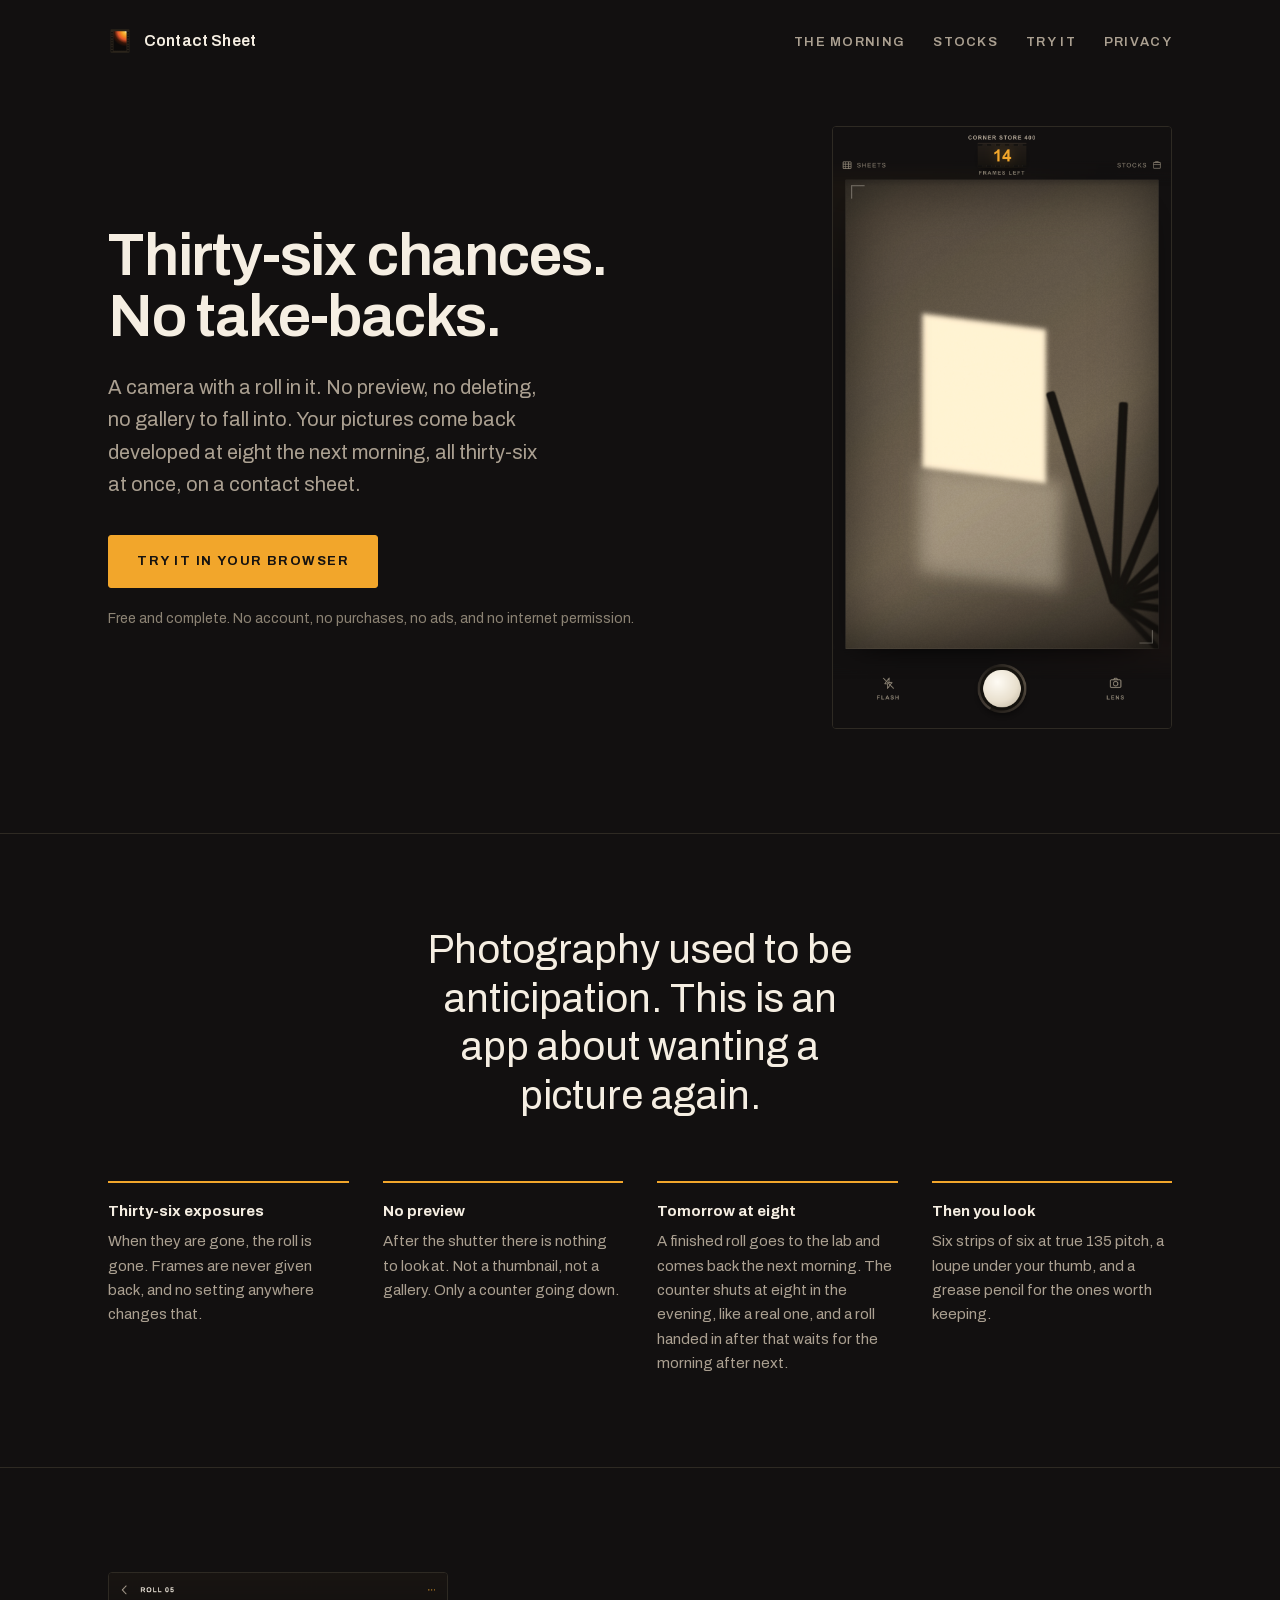
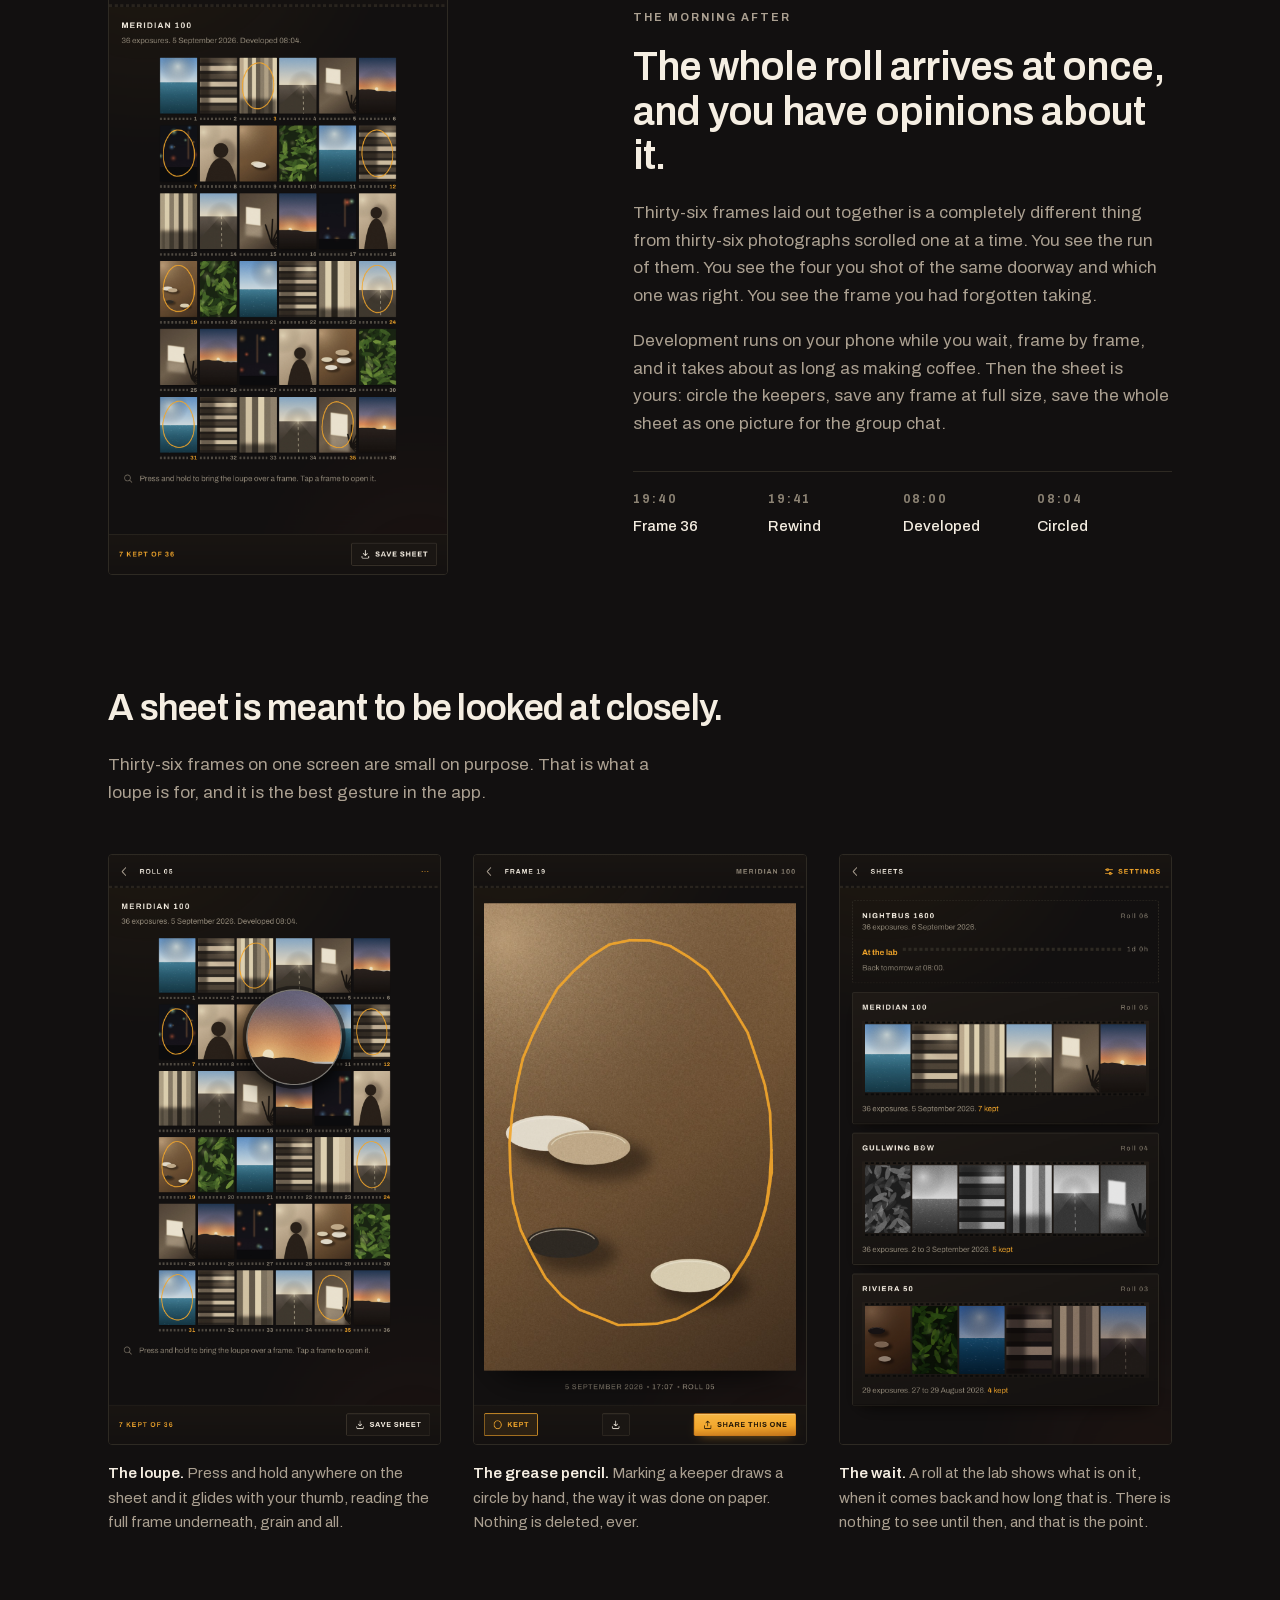
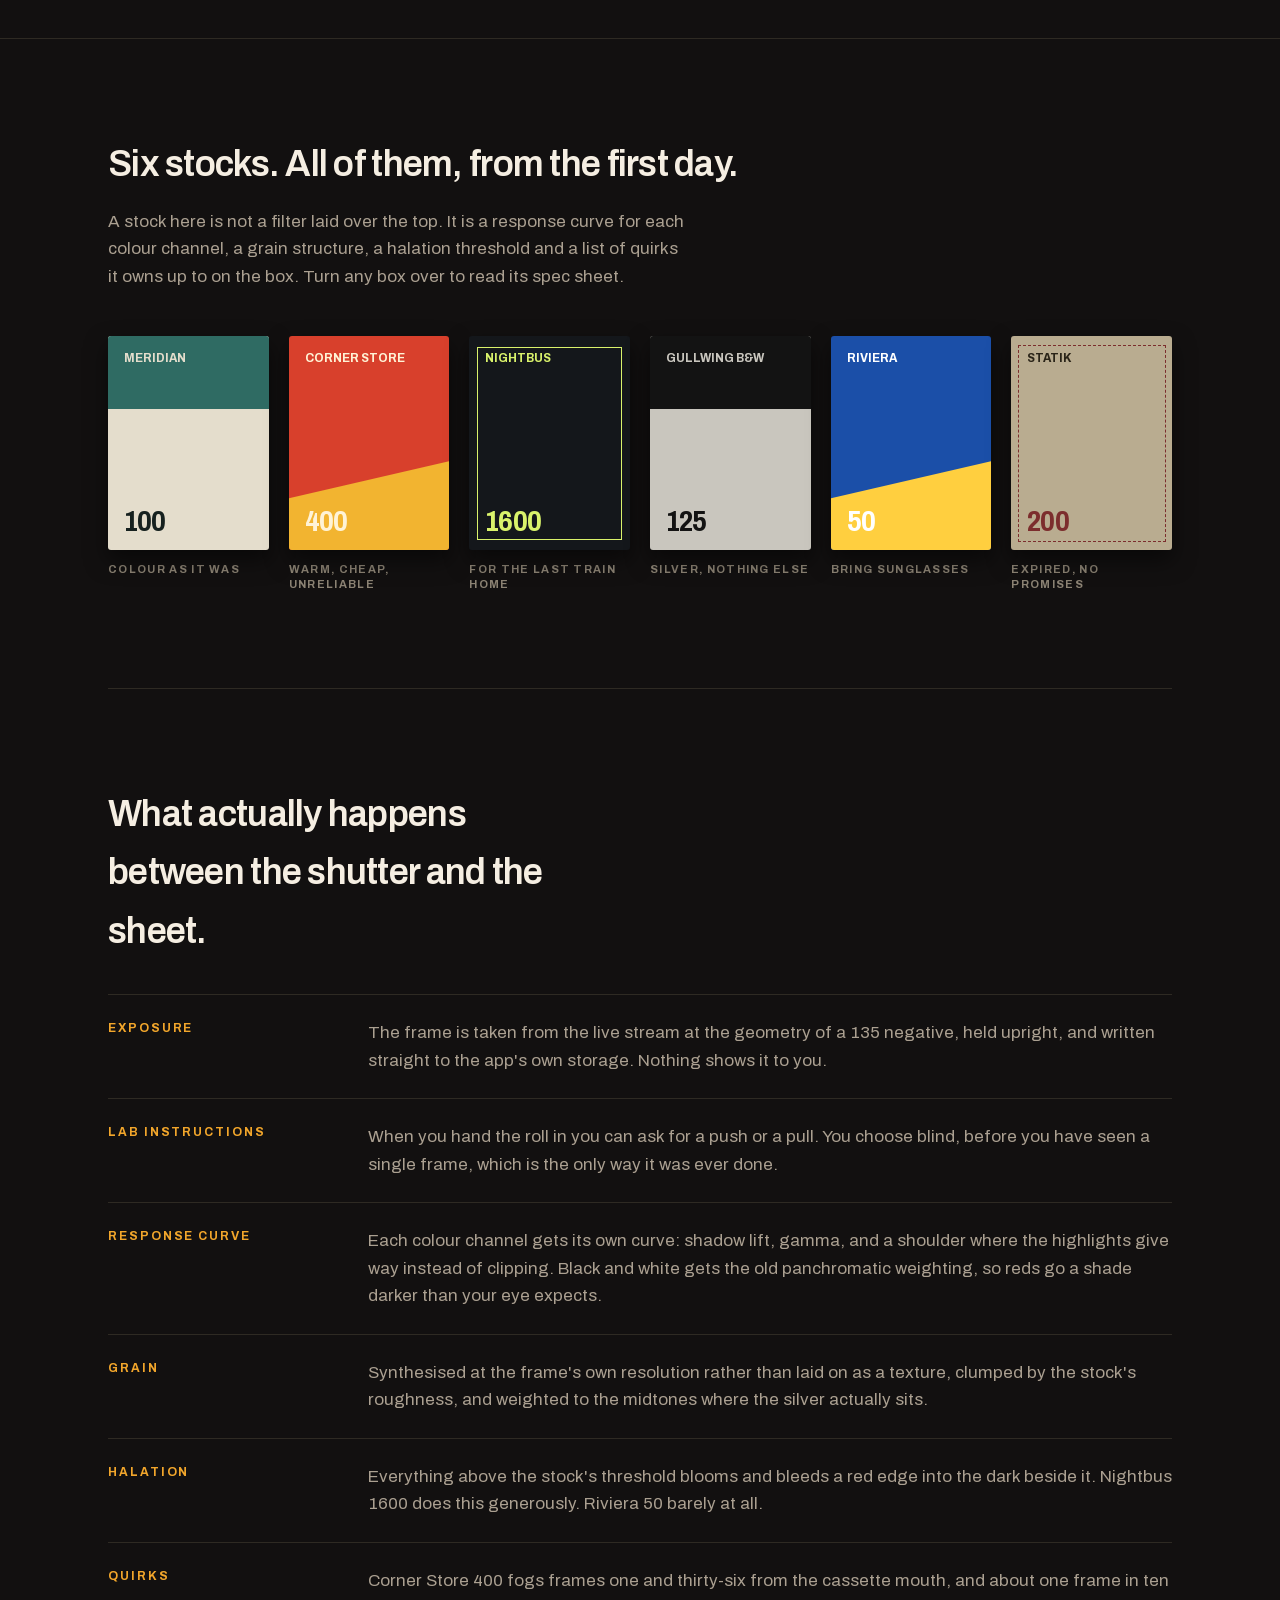
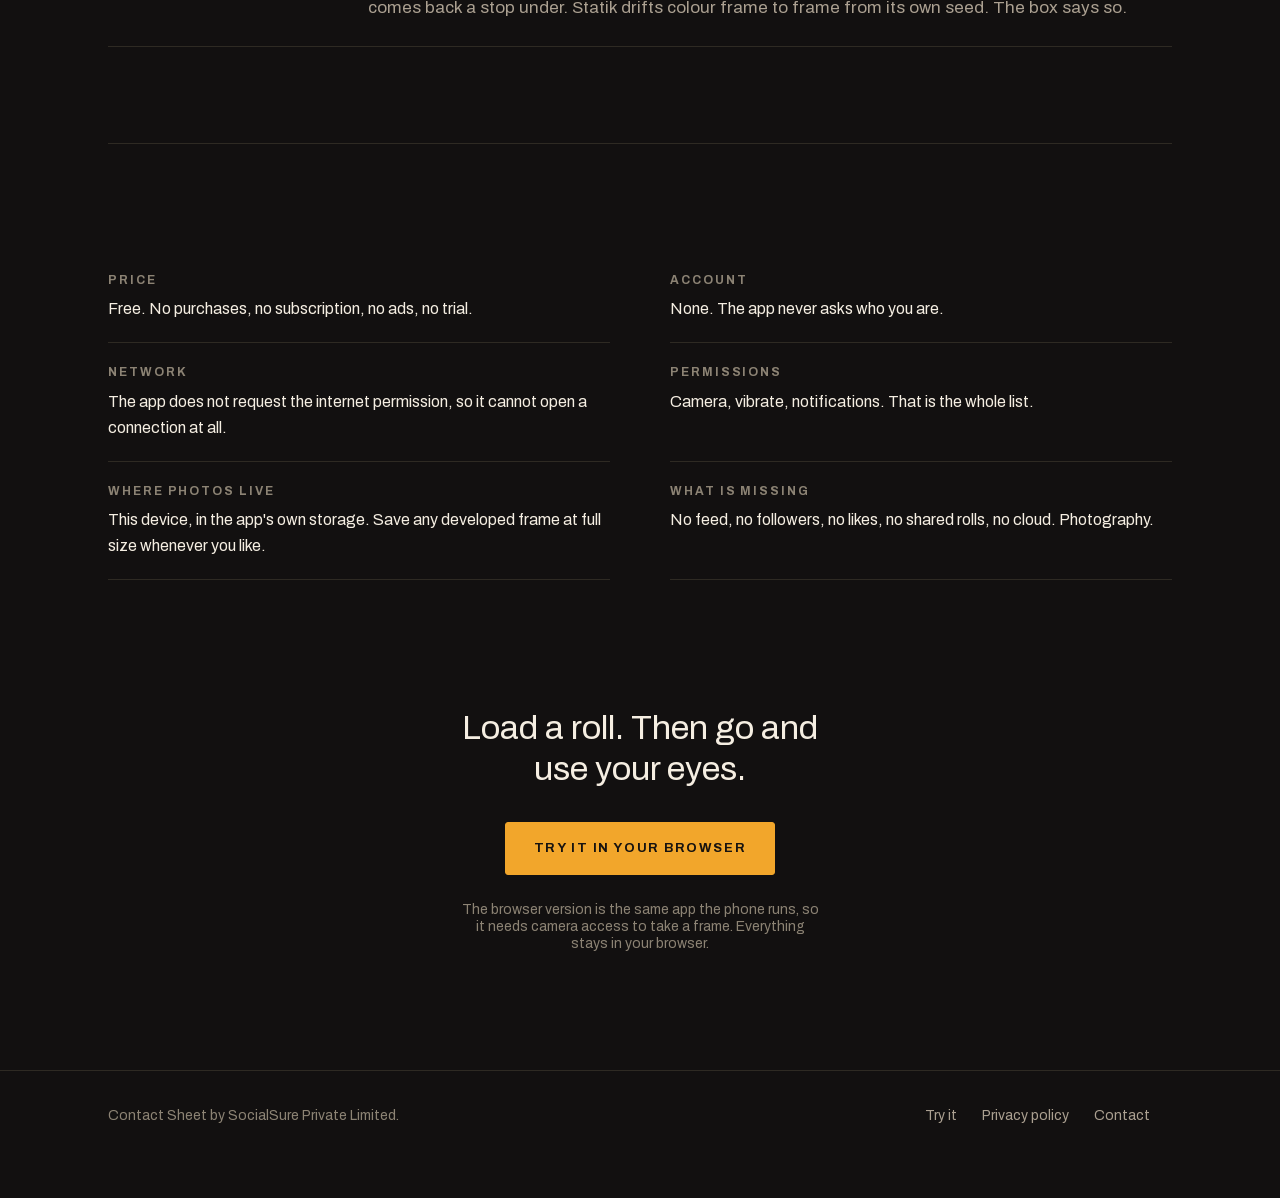
<file: docs/index.html>
<!doctype html>
<html lang="en">
<head>
<meta charset="utf-8">
<meta name="viewport" content="width=device-width, initial-scale=1">
<title>Contact Sheet. Thirty-six chances, no take-backs.</title>
<meta name="description" content="A camera app with 36 exposures, no preview, no deleting, and a roll that develops at eight the next morning. Six film stocks with real response curves, grain and halation, all computed on your phone. Free, offline, no account.">
<meta property="og:title" content="Contact Sheet. Thirty-six chances, no take-backs.">
<meta property="og:description" content="Thirty-six frames, no preview, and a contact sheet waiting for you in the morning.">
<meta property="og:type" content="website">
<meta property="og:image" content="shots/01-camera.png">
<link rel="icon" href="shots/icon.png">
<link rel="stylesheet" href="fonts/fonts.css">
<style>
  :root {
    --bg: #121010; --bg2: #1A1613; --fg: #F5EEE2; --fg2: #ABA091; --fg3: #8C8374;
    --hair: #2E2A23; --leak: #E4552B; --accent: #F2A62B; --wash: rgba(242,166,43,.10);
    --sans: Archivo, "Helvetica Neue", Helvetica, Arial, sans-serif;
  }
  * { box-sizing: border-box; }
  html { scroll-behavior: smooth; }
  body { margin: 0; background: var(--bg); color: var(--fg); font-family: var(--sans);
         font-size: 17px; line-height: 1.62; -webkit-font-smoothing: antialiased;
         font-variant-numeric: tabular-nums; }
  .wrap { max-width: 1120px; margin: 0 auto; padding: 0 28px; }
  a { color: var(--accent); }
  img { display: block; max-width: 100%; }
  .shot { width: 100%; height: auto; border: 1px solid var(--hair); border-radius: 4px; }
  h1, h2, h3 { font-weight: 600; letter-spacing: -.02em; }
  .eyebrow { font-size: 11px; letter-spacing: .18em; text-transform: uppercase; font-weight: 700;
             color: var(--accent); margin: 0 0 16px; }
  .cta { display: inline-block; background: var(--accent); color: #171310; text-decoration: none;
         padding: 15px 28px; border-radius: 3px; font-size: 13px; font-weight: 700;
         letter-spacing: .12em; text-transform: uppercase; border: 1px solid var(--accent); }
  .cta:active { transform: translateY(1px); }
  .cta.line { background: transparent; color: var(--fg); border-color: var(--hair); }

  nav { display: flex; align-items: center; justify-content: space-between; height: 82px; }
  .mark { display: flex; align-items: center; gap: 12px; font-size: 16px; font-weight: 600;
          letter-spacing: .01em; }
  .mark svg { width: 24px; height: 28px; display: block; }
  nav .links a { color: var(--fg2); text-decoration: none; font-size: 13px; letter-spacing: .1em;
                 text-transform: uppercase; margin-left: 24px; font-weight: 600; }
  nav .links a:hover { color: var(--fg); }

  /* 1 hero: asymmetric split */
  .hero { display: grid; grid-template-columns: 1.16fr .84fr; gap: 64px; align-items: center;
          padding: 44px 0 104px; }
  .hero h1 { font-size: clamp(40px, 5.2vw, 60px); line-height: 1.02; margin: 0 0 24px; }
  .hero .sub { font-size: 20px; color: var(--fg2); margin: 0 0 34px; max-width: 36ch; }
  .hero .row { display: flex; gap: 14px; align-items: center; flex-wrap: wrap; }
  .hero .note { font-size: 14px; color: var(--fg3); margin: 20px 0 0; }
  .hero .shot { max-width: 340px; margin-left: auto; }

  /* 2 covenant: hairline band, four numbered rules across */
  .covenant { border-top: 1px solid var(--hair); border-bottom: 1px solid var(--hair); padding: 92px 0; }
  .covenant p.big { font-size: clamp(26px, 3.6vw, 40px); line-height: 1.22; margin: 0 auto 60px;
                    max-width: 20ch; text-align: center; }
  .rules { display: grid; grid-template-columns: repeat(4, 1fr); gap: 34px; }
  .rules div { border-top: 2px solid var(--accent); padding-top: 16px; }
  .rules b { display: block; font-size: 15px; margin-bottom: 6px; }
  .rules p { margin: 0; font-size: 15px; color: var(--fg2); }

  /* 3 morning: reversed split, screenshot leading */
  .morning { display: grid; grid-template-columns: .92fr 1.08fr; gap: 66px; align-items: center;
             padding: 104px 0; }
  .morning .shot { max-width: 340px; }
  .morning h2 { font-size: clamp(28px, 3.6vw, 40px); line-height: 1.12; margin: 0 0 20px; }
  .morning p { color: var(--fg2); margin: 0 0 18px; }
  .morning .clock { display: flex; gap: 0; margin-top: 34px; border-top: 1px solid var(--hair); }
  .morning .clock div { flex: 1; padding: 18px 16px 0 0; }
  .morning .clock span { display: block; font-size: 12px; letter-spacing: .16em; text-transform: uppercase;
                         color: var(--fg3); font-weight: 700; }
  .morning .clock b { display: block; font-size: 15px; font-weight: 500; margin-top: 4px; }

  /* 4 gallery: three up */
  .gallery { padding: 0 0 104px; }
  .gallery h2 { font-size: clamp(26px, 3.2vw, 36px); margin: 0 0 14px; }
  .gallery .lead { color: var(--fg2); max-width: 56ch; margin: 0 0 48px; }
  .strip { display: grid; grid-template-columns: repeat(3, 1fr); gap: 32px; align-items: start; }
  figure { margin: 0; }
  figcaption { color: var(--fg2); font-size: 15px; margin-top: 16px; }
  figcaption b { color: var(--fg); font-weight: 600; }

  /* 5 the shelf: boxes drawn the way the app draws them */
  .shelf-sec { border-top: 1px solid var(--hair); padding: 96px 0; }
  .shelf-sec h2 { font-size: clamp(26px, 3.2vw, 36px); margin: 0 0 14px; }
  .shelf-sec .lead { color: var(--fg2); max-width: 58ch; margin: 0 0 46px; }
  .boxes { display: grid; grid-template-columns: repeat(6, 1fr); gap: 20px; }
  .box { position: relative; aspect-ratio: 3 / 4; border-radius: 3px; overflow: hidden;
         background: var(--paper); color: var(--ink); padding: 10%;
         display: flex; flex-direction: column; justify-content: space-between;
         box-shadow: 0 10px 22px rgba(0,0,0,.5); font-stretch: 88%; }
  .box .n { font-size: 13px; font-weight: 700; line-height: 1.02; text-transform: uppercase; position: relative; z-index: 2; }
  .box .i { font-size: 30px; font-weight: 700; line-height: .85; letter-spacing: -.03em; position: relative; z-index: 2; font-stretch: 78%; }
  .box .band { position: absolute; z-index: 1; }
  .box.band .band { left: 0; right: 0; top: 0; height: 34%; background: var(--accentbox); }
  .box.band .n { color: var(--paper); }
  .box.split .band { left: -30%; right: -30%; bottom: -46%; height: 78%; background: var(--accentbox); transform: rotate(-13deg); }
  .box.plate .band { left: 5%; right: 5%; top: 5%; bottom: 5%; border: 1px solid var(--accentbox); }
  .box.plate .n, .box.plate .i { color: var(--accentbox); }
  .box.kraft .band { left: 4%; right: 4%; top: 4%; bottom: 4%; border: 1.5px dashed var(--accentbox); }
  .box.kraft .i { color: var(--accentbox); }
  .boxes figcaption { font-size: 11px; letter-spacing: .12em; text-transform: uppercase; margin-top: 12px;
                      color: var(--fg3); font-weight: 700; line-height: 1.35; }

  /* 6 pipeline: key and value rows, no cards */
  .pipeline { padding: 96px 0; border-top: 1px solid var(--hair); }
  .pipeline h2 { font-size: clamp(26px, 3.2vw, 36px); margin: 0 0 34px; max-width: 22ch; }
  .pipeline .row { display: grid; grid-template-columns: 14rem 1fr; gap: 36px; padding: 24px 0;
                   border-bottom: 1px solid var(--hair); align-items: start; }
  .pipeline .row:first-of-type { border-top: 1px solid var(--hair); }
  .pipeline .k { font-size: 12px; letter-spacing: .16em; text-transform: uppercase; color: var(--accent);
                 font-weight: 700; }
  .pipeline .v { margin: 0; color: var(--fg2); }

  /* 7 facts */
  .facts { padding: 90px 0; border-top: 1px solid var(--hair); }
  .factgrid { display: grid; grid-template-columns: repeat(2, 1fr); column-gap: 60px; }
  .factgrid div { padding: 20px 0; border-bottom: 1px solid var(--hair); }
  .factgrid dt { font-size: 12px; letter-spacing: .16em; text-transform: uppercase; color: var(--fg3);
                 font-weight: 700; margin-bottom: 6px; }
  .factgrid dd { margin: 0; font-size: 16px; }

  /* 8 close */
  .close { text-align: center; padding: 20px 0 118px; }
  .close p { font-size: clamp(24px, 3vw, 34px); max-width: 18ch; margin: 0 auto 32px; line-height: 1.22; }
  .close .small { font-size: 14px; color: var(--fg3); max-width: 46ch; margin: 26px auto 0; }

  footer { border-top: 1px solid var(--hair); padding: 34px 0 70px; color: var(--fg3); font-size: 14px; }
  footer .r { display: flex; justify-content: space-between; gap: 20px; flex-wrap: wrap; }
  footer a { color: var(--fg2); text-decoration: none; margin-right: 22px; }
  footer a:hover { color: var(--fg); }

  .reveal { opacity: 0; transform: translateY(12px); transition: opacity .55s ease, transform .55s ease; }
  .reveal.in { opacity: 1; transform: none; }
  @media (prefers-reduced-motion: reduce) {
    html { scroll-behavior: auto; }
    .reveal { opacity: 1; transform: none; transition: none; }
  }
  @media (max-width: 940px) {
    .hero, .morning { grid-template-columns: 1fr; gap: 44px; }
    .hero .shot, .morning .shot { max-width: 300px; margin: 0 auto; }
    .rules, .strip { grid-template-columns: 1fr; gap: 30px; }
    .strip { max-width: 330px; margin: 0 auto; gap: 44px; }
    .boxes { grid-template-columns: repeat(3, 1fr); gap: 16px; }
    .pipeline .row, .factgrid { grid-template-columns: 1fr; gap: 8px; }
    .covenant, .morning, .pipeline, .facts, .shelf-sec { padding: 72px 0; }
    nav .links a { margin-left: 16px; font-size: 12px; }
  }
</style>
</head>
<body>

<div class="wrap">
  <nav>
    <span class="mark">
      <svg viewBox="30 26 48 56" aria-hidden="true">
        <defs>
          <radialGradient id="navleak" gradientUnits="userSpaceOnUse" cx="67" cy="34.3" r="31">
            <stop offset="0" stop-color="#FFFDF4"/><stop offset="0.14" stop-color="#FBC748"/>
            <stop offset="0.36" stop-color="#F4901F"/><stop offset="0.56" stop-color="#E4552B"/>
            <stop offset="0.78" stop-color="#3A1709"/><stop offset="1" stop-color="#0C0A09"/>
          </radialGradient>
        </defs>
        <rect x="35" y="30.5" width="38" height="47" rx="1.5" fill="#2B241B"/>
        <rect x="40.97" y="34.3" width="26.06" height="39.4" rx="0.8" fill="url(#navleak)"/>
        <g fill="#0A0908">
          <rect x="36.92" y="35.8" width="2.15" height="3.03" rx="0.5"/><rect x="36.92" y="40.95" width="2.15" height="3.03" rx="0.5"/>
          <rect x="36.92" y="46.11" width="2.15" height="3.03" rx="0.5"/><rect x="36.92" y="51.27" width="2.15" height="3.03" rx="0.5"/>
          <rect x="36.92" y="56.42" width="2.15" height="3.03" rx="0.5"/><rect x="36.92" y="61.58" width="2.15" height="3.03" rx="0.5"/>
          <rect x="36.92" y="66.73" width="2.15" height="3.03" rx="0.5"/><rect x="36.92" y="71.89" width="2.15" height="3.03" rx="0.5"/>
          <rect x="68.94" y="35.8" width="2.15" height="3.03" rx="0.5"/><rect x="68.94" y="40.95" width="2.15" height="3.03" rx="0.5"/>
          <rect x="68.94" y="46.11" width="2.15" height="3.03" rx="0.5"/><rect x="68.94" y="51.27" width="2.15" height="3.03" rx="0.5"/>
          <rect x="68.94" y="56.42" width="2.15" height="3.03" rx="0.5"/><rect x="68.94" y="61.58" width="2.15" height="3.03" rx="0.5"/>
          <rect x="68.94" y="66.73" width="2.15" height="3.03" rx="0.5"/><rect x="68.94" y="71.89" width="2.15" height="3.03" rx="0.5"/>
        </g>
      </svg>
      Contact Sheet
    </span>
    <span class="links">
      <a href="#morning">The morning</a>
      <a href="#stocks">Stocks</a>
      <a href="play/">Try it</a>
      <a href="privacy-policy.html">Privacy</a>
    </span>
  </nav>

  <header class="hero">
    <div>
      <h1>Thirty-six chances.<br>No take-backs.</h1>
      <p class="sub">A camera with a roll in it. No preview, no deleting, no gallery to fall into. Your
        pictures come back developed at eight the next morning, all thirty-six at once, on a contact sheet.</p>
      <div class="row">
        <a class="cta" href="play/">Try it in your browser</a>
      </div>
      <p class="note">Free and complete. No account, no purchases, no ads, and no internet permission.</p>
    </div>
    <img class="shot" src="shots/01-camera.png" alt="The camera screen: a viewfinder with the film stock and fourteen frames left printed above it.">
  </header>
</div>

<section class="covenant">
  <div class="wrap">
    <p class="big">Photography used to be anticipation. This is an app about wanting a picture again.</p>
    <div class="rules">
      <div><b>Thirty-six exposures</b><p>When they are gone, the roll is gone. Frames are never given back, and no setting anywhere changes that.</p></div>
      <div><b>No preview</b><p>After the shutter there is nothing to look at. Not a thumbnail, not a gallery. Only a counter going down.</p></div>
      <div><b>Tomorrow at eight</b><p>A finished roll goes to the lab and comes back the next morning. The counter shuts at eight in the evening, like a real one, and a roll handed in after that waits for the morning after next.</p></div>
      <div><b>Then you look</b><p>Six strips of six at true 135 pitch, a loupe under your thumb, and a grease pencil for the ones worth keeping.</p></div>
    </div>
  </div>
</section>

<div class="wrap">
  <section class="morning" id="morning">
    <img class="shot" src="shots/02-sheet.png" alt="A developed contact sheet: thirty-six frames in six strips with frame numbers, several circled in orange.">
    <div>
      <p class="eyebrow">The morning after</p>
      <h2>The whole roll arrives at once, and you have opinions about it.</h2>
      <p>Thirty-six frames laid out together is a completely different thing from thirty-six photographs
        scrolled one at a time. You see the run of them. You see the four you shot of the same doorway and
        which one was right. You see the frame you had forgotten taking.</p>
      <p>Development runs on your phone while you wait, frame by frame, and it takes about as long as
        making coffee. Then the sheet is yours: circle the keepers, save any frame at full size, save the
        whole sheet as one picture for the group chat.</p>
      <div class="clock">
        <div><span>19:40</span><b>Frame 36</b></div>
        <div><span>19:41</span><b>Rewind</b></div>
        <div><span>08:00</span><b>Developed</b></div>
        <div><span>08:04</span><b>Circled</b></div>
      </div>
    </div>
  </section>

  <section class="gallery">
    <h2>A sheet is meant to be looked at closely.</h2>
    <p class="lead">Thirty-six frames on one screen are small on purpose. That is what a loupe is for, and
      it is the best gesture in the app.</p>
    <div class="strip">
      <figure>
        <img class="shot" src="shots/03-loupe.png" alt="A round magnifier hovering over one frame of the contact sheet, showing its grain.">
        <figcaption><b>The loupe.</b> Press and hold anywhere on the sheet and it glides with your thumb, reading the full frame underneath, grain and all.</figcaption>
      </figure>
      <figure>
        <img class="shot" src="shots/04-frame.png" alt="One frame open full screen with a hand drawn orange circle marking it as a keeper.">
        <figcaption><b>The grease pencil.</b> Marking a keeper draws a circle by hand, the way it was done on paper. Nothing is deleted, ever.</figcaption>
      </figure>
      <figure>
        <img class="shot" src="shots/06-archive.png" alt="The archive of sheets, with one roll still at the lab and a countdown to the morning.">
        <figcaption><b>The wait.</b> A roll at the lab shows what is on it, when it comes back and how long that is. There is nothing to see until then, and that is the point.</figcaption>
      </figure>
    </div>
  </section>
</div>

<section class="shelf-sec" id="stocks">
  <div class="wrap">
    <h2>Six stocks. All of them, from the first day.</h2>
    <p class="lead">A stock here is not a filter laid over the top. It is a response curve for each colour
      channel, a grain structure, a halation threshold and a list of quirks it owns up to on the box. Turn
      any box over to read its spec sheet.</p>
    <div class="boxes">
      <figure>
        <div class="box band" style="--paper:#E4DDCC;--ink:#16211F;--accentbox:#2F6B63">
          <div class="band"></div><div class="n">Meridian</div><div class="i">100</div></div>
        <figcaption>Colour as it was</figcaption>
      </figure>
      <figure>
        <div class="box split" style="--paper:#D8402C;--ink:#FFF3D6;--accentbox:#F2B430">
          <div class="band"></div><div class="n">Corner Store</div><div class="i">400</div></div>
        <figcaption>Warm, cheap, unreliable</figcaption>
      </figure>
      <figure>
        <div class="box plate" style="--paper:#14171B;--ink:#D9F26B;--accentbox:#D9F26B">
          <div class="band"></div><div class="n">Nightbus</div><div class="i">1600</div></div>
        <figcaption>For the last train home</figcaption>
      </figure>
      <figure>
        <div class="box band" style="--paper:#C9C6BE;--ink:#131313;--accentbox:#131313">
          <div class="band"></div><div class="n">Gullwing B&amp;W</div><div class="i">125</div></div>
        <figcaption>Silver, nothing else</figcaption>
      </figure>
      <figure>
        <div class="box split" style="--paper:#1B4FA8;--ink:#FFFFFF;--accentbox:#FFCF3F">
          <div class="band"></div><div class="n">Riviera</div><div class="i">50</div></div>
        <figcaption>Bring sunglasses</figcaption>
      </figure>
      <figure>
        <div class="box kraft" style="--paper:#B9AC90;--ink:#2A2418;--accentbox:#7C2D2D">
          <div class="band"></div><div class="n">Statik</div><div class="i">200</div></div>
        <figcaption>Expired, no promises</figcaption>
      </figure>
    </div>
  </div>
</section>

<div class="wrap">
  <section class="pipeline">
    <h2>What actually happens between the shutter and the sheet.</h2>
    <div class="row"><span class="k">Exposure</span><p class="v">The frame is taken from the live stream at the geometry of a 135 negative, held upright, and written straight to the app's own storage. Nothing shows it to you.</p></div>
    <div class="row"><span class="k">Lab instructions</span><p class="v">When you hand the roll in you can ask for a push or a pull. You choose blind, before you have seen a single frame, which is the only way it was ever done.</p></div>
    <div class="row"><span class="k">Response curve</span><p class="v">Each colour channel gets its own curve: shadow lift, gamma, and a shoulder where the highlights give way instead of clipping. Black and white gets the old panchromatic weighting, so reds go a shade darker than your eye expects.</p></div>
    <div class="row"><span class="k">Grain</span><p class="v">Synthesised at the frame's own resolution rather than laid on as a texture, clumped by the stock's roughness, and weighted to the midtones where the silver actually sits.</p></div>
    <div class="row"><span class="k">Halation</span><p class="v">Everything above the stock's threshold blooms and bleeds a red edge into the dark beside it. Nightbus 1600 does this generously. Riviera 50 barely at all.</p></div>
    <div class="row"><span class="k">Quirks</span><p class="v">Corner Store 400 fogs frames one and thirty-six from the cassette mouth, and about one frame in ten comes back a stop under. Statik drifts colour frame to frame from its own seed. The box says so.</p></div>
  </section>

  <section class="facts">
    <dl class="factgrid">
      <div><dt>Price</dt><dd>Free. No purchases, no subscription, no ads, no trial.</dd></div>
      <div><dt>Account</dt><dd>None. The app never asks who you are.</dd></div>
      <div><dt>Network</dt><dd>The app does not request the internet permission, so it cannot open a connection at all.</dd></div>
      <div><dt>Permissions</dt><dd>Camera, vibrate, notifications. That is the whole list.</dd></div>
      <div><dt>Where photos live</dt><dd>This device, in the app's own storage. Save any developed frame at full size whenever you like.</dd></div>
      <div><dt>What is missing</dt><dd>No feed, no followers, no likes, no shared rolls, no cloud. Photography.</dd></div>
    </dl>
  </section>

  <section class="close">
    <p>Load a roll. Then go and use your eyes.</p>
    <a class="cta" href="play/">Try it in your browser</a>
    <p class="small">The browser version is the same app the phone runs, so it needs camera access to take
      a frame. Everything stays in your browser.</p>
  </section>
</div>

<footer>
  <div class="wrap r">
    <span>Contact Sheet by SocialSure Private Limited.</span>
    <span>
      <a href="play/">Try it</a>
      <a href="privacy-policy.html">Privacy policy</a>
      <a href="mailto:shayanm2002@gmail.com">Contact</a>
    </span>
  </div>
</footer>

<script>
  const io = new IntersectionObserver(es => es.forEach(e => { if (e.isIntersecting) { e.target.classList.add('in'); io.unobserve(e.target); } }), { threshold: 0.12 });
  document.querySelectorAll('section, figure, .hero > *').forEach(el => { el.classList.add('reveal'); io.observe(el); });
</script>
</body>
</html>
</file>
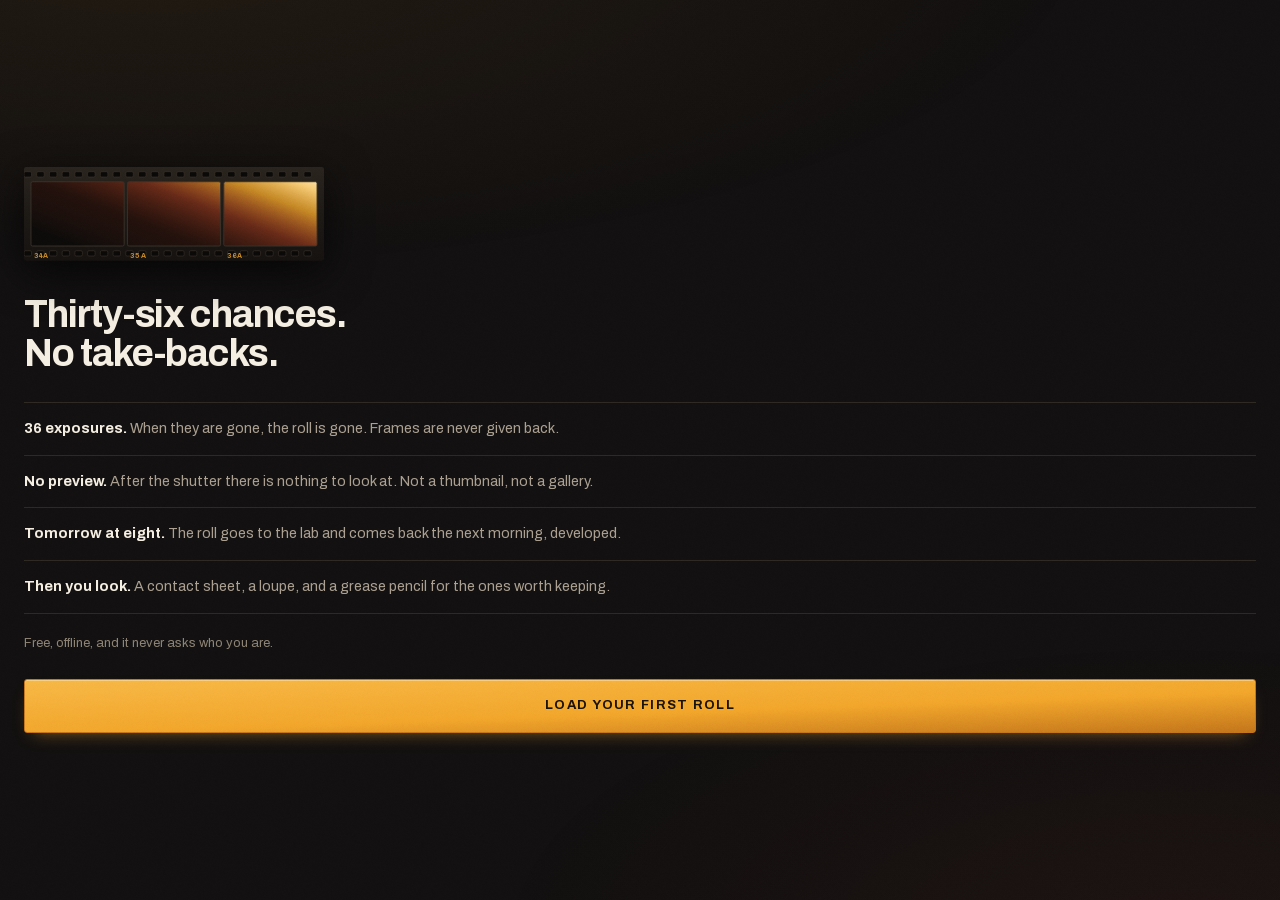
<file: web/index.html>
<!doctype html>
<html lang="en">
<head>
<meta charset="utf-8">
<meta name="viewport" content="width=device-width, initial-scale=1, maximum-scale=1, user-scalable=no, viewport-fit=cover">
<meta name="color-scheme" content="dark">
<title>Contact Sheet</title>
<link rel="icon" href="data:,">
<link rel="stylesheet" href="fonts/fonts.css">
<link rel="stylesheet" href="css/style.css">
</head>
<body>
<div class="grainfield" id="grainField" aria-hidden="true"></div>

<main id="stage">

  <!-- THE COVENANT -->
  <section class="screen" id="v-covenant" hidden>
    <div class="pad cov">
      <div class="cov-mark" id="covMark" aria-hidden="true"></div>
      <h1 class="cov-h">Thirty-six chances.<br>No take-backs.</h1>
      <ul class="cov-list">
        <li><b>36 exposures.</b> When they are gone, the roll is gone. Frames are never given back.</li>
        <li><b>No preview.</b> After the shutter there is nothing to look at. Not a thumbnail, not a gallery.</li>
        <li><b>Tomorrow at eight.</b> The roll goes to the lab and comes back the next morning, developed.</li>
        <li><b>Then you look.</b> A contact sheet, a loupe, and a grease pencil for the ones worth keeping.</li>
      </ul>
      <p class="cov-foot">Free, offline, and it never asks who you are.</p>
      <button class="btn big" id="covGo">Load your first roll</button>
    </div>
  </section>

  <!-- CAMERA -->
  <section class="screen" id="v-camera" hidden>
    <div class="vf-shell" id="vfShell">
    <div class="vf-wrap" id="vfWrap">
      <video id="vf" playsinline muted></video>
      <div class="vf-hint" id="vfHint"></div>
      <div class="vf-grain" id="vfGrain"></div>
      <div class="vf-mask"></div>
      <div class="vf-state" id="vfState" hidden><p id="vfStateText"></p><button class="btn ghost" id="vfRetry" hidden>Allow the camera</button></div>
    </div>
    </div>

    <div class="topstrip" id="topStrip">
      <button class="strip-btn" id="toSheets"><span class="ctl-ico" data-ico="sheets"></span>Sheets</button>
      <button class="counter" id="rollBtn">
        <span class="counter-stock" id="cStock">No roll</span>
        <span class="counter-gate" id="counterGate">
          <span class="counter-num" id="cNum">--</span>
        </span>
        <span class="counter-cap" id="cCap">loaded</span>
      </button>
      <button class="strip-btn" id="toStocks">Stocks<span class="ctl-ico" data-ico="stocks"></span></button>
    </div>

    <div class="controls" id="controls">
      <button class="ctl" id="flashBtn" aria-label="Flash"><span class="ctl-ico" data-ico="flashOff"></span><span class="ctl-lab">Flash</span></button>
      <button class="shutter" id="shutterBtn" aria-label="Shutter"><span class="shutter-ring"></span><span class="shutter-core"></span></button>
      <button class="ctl" id="faceBtn" aria-label="Switch lens"><span class="ctl-ico" data-ico="lens"></span><span class="ctl-lab">Lens</span></button>
    </div>

    <div class="empty-cam" id="fullCam" hidden>
      <div class="ec-art" id="fullCamArt" aria-hidden="true"></div>
      <p class="ec-line">The roll is finished.</p>
      <p class="ec-sub">Thirty-six exposures, all of them used. Hand it in and it comes back developed.</p>
      <button class="btn big" id="fullHand">Hand it in</button>
    </div>

    <div class="empty-cam" id="emptyCam" hidden>
      <div class="ec-art" id="emptyCamArt" aria-hidden="true"></div>
      <p class="ec-line">The camera is empty.</p>
      <p class="ec-sub">Choose a stock before you choose a scene. That is the whole discipline.</p>
      <button class="btn big" id="emptyLoad">Load a roll</button>
    </div>

    <div class="windon" id="windOn" hidden>
      <div class="wind-track"><div class="ratchet" id="ratchet"></div></div>
      <p class="wind-lab">Winding on</p>
    </div>
  </section>

  <!-- SHEETS ARCHIVE -->
  <section class="screen" id="v-sheets" hidden>
    <header class="bar">
      <button class="bar-back" data-back aria-label="Back"><span class="ctl-ico" data-ico="back"></span></button>
      <h1 class="bar-t">Sheets</h1>
      <button class="bar-act" id="toSettings"><span class="ctl-ico" data-ico="settings"></span>Settings</button>
    </header>
    <div class="scroller"><div id="sheetsList"></div>
      <div class="empty" id="sheetsEmpty" hidden>
        <div class="empty-art" id="sheetsEmptyArt" aria-hidden="true"></div>
        <p class="empty-h">Nothing has come back yet.</p>
        <p class="empty-p">Shoot a roll, hand it in over the counter, and look here in the morning.</p>
      </div>
    </div>
  </section>

  <!-- ONE CONTACT SHEET -->
  <section class="screen" id="v-sheet" hidden>
    <header class="bar">
      <button class="bar-back" data-back aria-label="Back"><span class="ctl-ico" data-ico="back"></span></button>
      <h1 class="bar-t" id="shTitle">Sheet</h1>
      <button class="bar-act" id="shMenu" aria-label="More"><span class="ctl-ico" data-ico="more"></span></button>
    </header>
    <div class="scroller" id="shScroll">
      <div class="sh-head">
        <p class="sh-stock" id="shStock"></p>
        <p class="sh-meta" id="shMeta"></p>
        <p class="sh-marks" id="shMarks"></p>
      </div>
      <div class="grid" id="shGrid"></div>
      <p class="sh-tip" id="shTip"><span class="ctl-ico" data-ico="loupe"></span>Press and hold to bring the loupe over a frame. Tap a frame to open it.</p>
    </div>
    <div class="sheetbar">
      <span class="kept" id="shKept"></span>
      <button class="btn ghost small" id="shSave"><span class="ctl-ico" data-ico="save"></span>Save sheet</button>
    </div>
    <div class="loupe" id="loupe" hidden><canvas id="loupeCv" width="420" height="420"></canvas></div>
  </section>

  <!-- ONE FRAME -->
  <section class="screen" id="v-frame" hidden>
    <header class="bar">
      <button class="bar-back" data-back aria-label="Back"><span class="ctl-ico" data-ico="back"></span></button>
      <h1 class="bar-t" id="frTitle">Frame</h1>
      <span class="bar-act ghosted" id="frStock"></span>
    </header>
    <div class="frame-stage">
      <div class="frame-hold">
        <img id="frImg" alt="">
        <svg class="pencil" id="frPencil" viewBox="0 0 200 300" aria-hidden="true"><path id="frPencilPath" fill="none"/></svg>
      </div>
      <p class="fr-meta" id="frMeta"></p>
    </div>
    <div class="framebar">
      <button class="btn ghost small" id="frKeep"><span class="ctl-ico" data-ico="keep"></span><span id="frKeepLab">Keep</span></button>
      <button class="btn ghost small" id="frSave" aria-label="Save frame"><span class="ctl-ico" data-ico="save"></span></button>
      <button class="btn small" id="frShare"><span class="ctl-ico" data-ico="share"></span><span id="frShareLab">Share this one</span></button>
    </div>
  </section>

  <!-- STOCK SHELF -->
  <section class="screen" id="v-stocks" hidden>
    <header class="bar">
      <button class="bar-back" data-back aria-label="Back"><span class="ctl-ico" data-ico="back"></span></button>
      <h1 class="bar-t">Stocks</h1>
      <span class="bar-act ghosted">Six</span>
    </header>
    <div class="scroller">
      <p class="shelf-note">Every stock is here from the first day. Nothing is locked, and nothing costs anything.</p>
      <div class="shelf" id="shelf"></div>
      <h2 class="h2">What development does</h2>
      <div class="specs">
        <div class="row"><span class="k2">Curve</span><span class="v">A response for each colour channel, applied before anything else.</span></div>
        <div class="row"><span class="k2">Grain</span><span class="v">Synthesised at the frame's own resolution and weighted to the midtones, where silver actually sits.</span></div>
        <div class="row"><span class="k2">Halation</span><span class="v">Highlights above the stock's threshold bloom and bleed a red edge into the dark beside them.</span></div>
        <div class="row"><span class="k2">Falloff</span><span class="v">The corners a cheap lens could never quite reach.</span></div>
        <div class="row"><span class="k2">Quirks</span><span class="v">Leaks, misfires and drift, seeded per frame so no two are wrong the same way.</span></div>
      </div>
      <p class="shelf-foot">A stock is a set of numbers, not a filter laid over the top: a response curve for each colour channel, a grain structure, a halation threshold, and whatever quirks it owns up to on the box. Development runs those numbers over your frames on this device, one at a time.</p>
    </div>
  </section>

  <!-- ONE STOCK -->
  <section class="screen" id="v-stock" hidden>
    <header class="bar">
      <button class="bar-back" data-back aria-label="Back"><span class="ctl-ico" data-ico="back"></span></button>
      <h1 class="bar-t" id="stTitle">Stock</h1>
      <span class="bar-act ghosted" id="stIso"></span>
    </header>
    <div class="scroller">
      <div class="boxstage"><div class="box3d" id="stBox"></div></div>
      <p class="flip-tip">Tap the box to turn it over.</p>
      <p class="st-note" id="stNote"></p>
      <h2 class="h2">Response</h2>
      <svg class="curve" id="stCurve" viewBox="0 0 260 150" aria-hidden="true"></svg>
      <p class="curve-cap">Input on the horizontal, what the film gives you on the vertical.</p>
      <div class="specs" id="stSpecs"></div>
      <button class="btn big" id="stLoad">Load this roll</button>
      <p class="st-warn" id="stWarn" hidden></p>
    </div>
  </section>

  <!-- SETTINGS -->
  <section class="screen" id="v-settings" hidden>
    <header class="bar">
      <button class="bar-back" data-back aria-label="Back"><span class="ctl-ico" data-ico="back"></span></button>
      <h1 class="bar-t">Settings</h1>
      <span class="bar-act ghosted"></span>
    </header>
    <div class="scroller">
      <div class="field">
        <label for="setHour">Development time</label>
        <select id="setHour">
          <option value="6">6:00</option><option value="7">7:00</option>
          <option value="8">8:00</option><option value="9">9:00</option><option value="10">10:00</option>
        </select>
        <p class="help">One batch a day. The counter shuts at 20:00, so a roll handed in after that misses the collection and comes back the morning after next. The app tells you the day and the hour as you hand it over.</p>
      </div>

      <div class="field">
        <label>Shutter</label>
        <div class="segs" id="setSound">
          <button data-v="full">Full</button><button data-v="quiet">Quiet</button><button data-v="discreet">Discreet</button>
        </div>
        <p class="help">Discreet is silent, and any roll with a discreet frame on it is stamped DISCREET in the sheet margin. Accountability is part of the deal.</p>
      </div>

      <div class="field row">
        <div><label for="setHaptics">Haptics</label><p class="help">The wind-on ratchet, felt.</p></div>
        <input type="checkbox" id="setHaptics">
      </div>

      <div class="field" id="notifyField" hidden>
        <label>Development notice</label>
        <p class="help" id="notifyState"></p>
        <button class="btn ghost small" id="notifyBtn"><span class="ctl-ico" data-ico="bell"></span>Allow notifications</button>
      </div>

      <hr class="rule">
      <h2 class="h2">On this device</h2>
      <p class="help" id="usageLine">Counting what is stored.</p>
      <p class="help">Frames live in this app's own storage and nowhere else. There is no account, no upload and no internet permission, so nothing can leave unless you export it yourself.</p>
      <div class="btnrow">
        <button class="btn ghost small danger" id="eraseBtn"><span class="ctl-ico" data-ico="erase"></span><span id="eraseLab">Erase everything</span></button>
      </div>

      <hr class="rule">
      <p class="colophon">Contact Sheet. Thirty-six chances, no take-backs.<br>Free and complete. No accounts, no purchases, no ads.</p>
    </div>
  </section>

  <!-- THE LAB -->
  <section class="screen" id="v-lab" hidden>
    <div class="lab">
      <div class="safelight" aria-hidden="true"></div>
      <div class="lab-spool" id="labSpool" aria-hidden="true"></div>
      <p class="lab-k">Developing</p>
      <p class="lab-roll" id="labRoll"></p>
      <div class="lab-bar"><div class="lab-fill" id="labFill"></div></div>
      <p class="lab-n" id="labN"></p>
      <p class="lab-note">Curve, grain, halation, then whatever light got in.</p>
    </div>
  </section>
</main>

<!-- REWIND AND THE COUNTER -->
<div class="modal" id="rewind" hidden>
  <div class="modal-panel">
    <div class="rw-spool" id="spool" aria-hidden="true"></div>
    <p class="modal-k" id="rwK">Rewinding</p>
    <p class="modal-h" id="rwH"></p>
    <div id="rwLab" hidden>
      <p class="modal-p">Instructions for the lab. You are choosing this blind, before you have seen a single frame, which is the only way it has ever been done.</p>
      <div class="segs wide" id="pushSeg">
        <button data-v="-1">Pull 1</button><button data-v="0">Normal</button><button data-v="1">Push 1</button>
      </div>
      <p class="modal-help" id="pushHelp"></p>
      <button class="btn big" id="rwGo">Hand it in</button>
    </div>
  </div>
</div>

<!-- ROLL PANEL -->
<div class="modal" id="rollPanel" hidden>
  <div class="modal-panel">
    <p class="modal-k">In the camera</p>
    <p class="modal-h" id="rpStock"></p>
    <p class="modal-p" id="rpMeta"></p>
    <button class="btn ghost" id="rpHand">Take the roll out</button>
    <button class="btn ghost" id="rpNew">Load a different stock</button>
    <button class="btn ghost quiet" id="rpClose">Keep shooting</button>
  </div>
</div>

<!-- SHEET MENU -->
<div class="modal" id="sheetMenu" hidden>
  <div class="modal-panel">
    <p class="modal-k">This sheet</p>
    <p class="modal-h" id="smTitle"></p>
    <button class="btn ghost" id="smSave">Save the whole sheet</button>
    <button class="btn ghost danger" id="smDelete">Throw this roll away</button>
    <button class="btn ghost quiet" id="smClose">Close</button>
  </div>
</div>

<p id="toast" class="toast" hidden></p>

<script src="js/mark.js"></script>
<script src="js/stocks.js"></script>
<script src="js/db.js"></script>
<script src="js/store.js"></script>
<script src="js/film.js"></script>
<script src="js/sound.js"></script>
<script src="js/camera.js"></script>
<script src="js/export.js"></script>
<script src="js/sheet.js"></script>
<script src="js/app.js"></script>
</body>
</html>
</file>
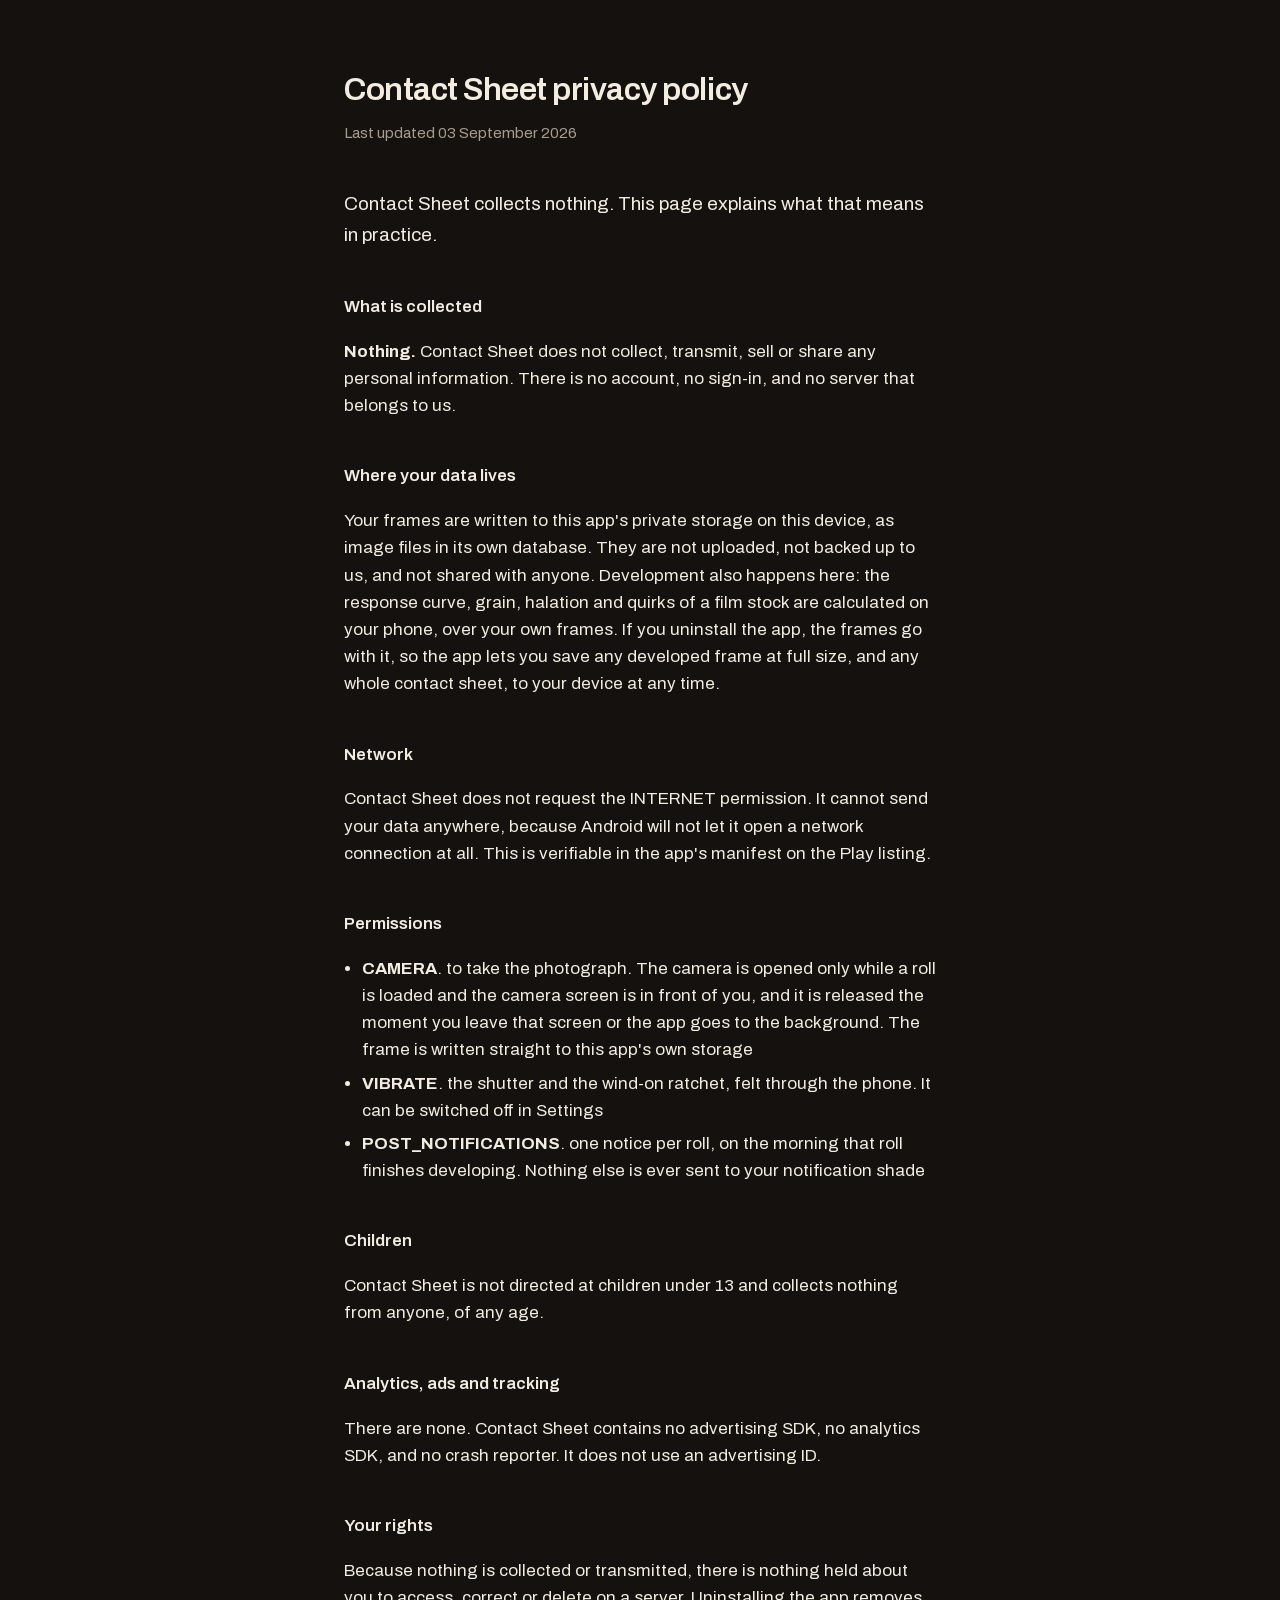
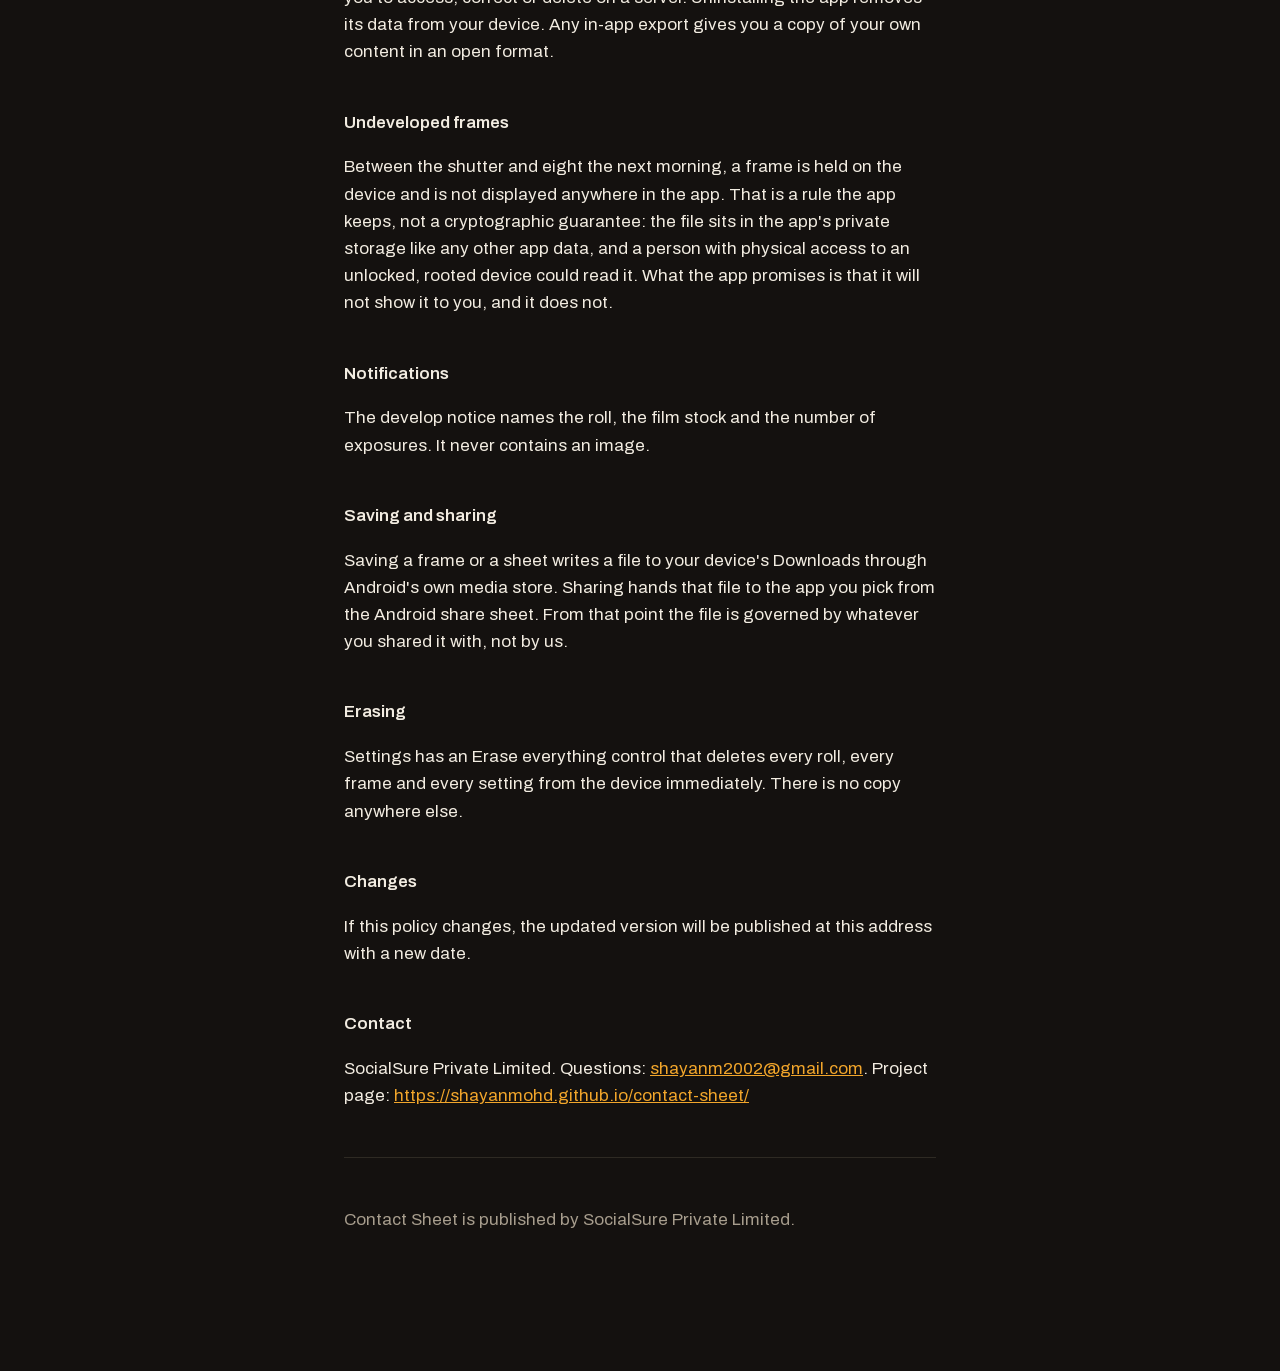
<file: docs/privacy-policy.html>
<!doctype html>
<html lang="en">
<head>
<meta charset="utf-8">
<meta name="viewport" content="width=device-width, initial-scale=1">
<title>Contact Sheet privacy policy</title>
<link rel="stylesheet" href="fonts/fonts.css">
<style>
  :root { color-scheme: light dark; --bg:#14110F; --fg:#F2ECE1; --muted:#A79D8D; --hair:#2E2A23; --accent:#F2A62B; }
  @media (prefers-color-scheme: dark) {
    :root { --bg:#14110F; --fg:#F2ECE1; --muted:#A79D8D; --hair:#2E2A23; --accent:#F2A62B; }
  }
  * { box-sizing: border-box; }
  body { margin: 0 auto; padding: 64px 24px 120px; max-width: 40rem;
    font-family: Archivo, 'Helvetica Neue', Helvetica, Arial, sans-serif; font-size: 17px; line-height: 1.6;
    background: var(--bg); color: var(--fg); }
  h1 { font-size: 2rem; letter-spacing: -0.015em; margin: 0 0 6px; font-weight: 600; }
  h2 { font-size: 1.05rem; margin: 44px 0 8px; font-weight: 600; }
  .meta { color: var(--muted); margin: 0 0 44px; font-size: 15px; }
  p, li { color: var(--fg); }
  .muted { color: var(--muted); }
  ul { padding-left: 1.1rem; }
  li { margin-bottom: 6px; }
  a { color: var(--accent); }
  hr { border: 0; border-top: 1px solid var(--hair); margin: 48px 0; }
  .lead { font-size: 19px; }
</style>
</head>
<body>
<h1>Contact Sheet privacy policy</h1>
<p class="meta">Last updated 03 September 2026</p>

<p class="lead">Contact Sheet collects nothing. This page explains what that means in practice.</p>

<h2>What is collected</h2>
<p><b>Nothing.</b> Contact Sheet does not collect, transmit, sell or share any personal information. There is no account, no sign-in, and no server that belongs to us.</p>

<h2>Where your data lives</h2>
<p>Your frames are written to this app&#x27;s private storage on this device, as image files in its own database. They are not uploaded, not backed up to us, and not shared with anyone. Development also happens here: the response curve, grain, halation and quirks of a film stock are calculated on your phone, over your own frames. If you uninstall the app, the frames go with it, so the app lets you save any developed frame at full size, and any whole contact sheet, to your device at any time.</p>

<h2>Network</h2>
<p>Contact Sheet does not request the INTERNET permission. It cannot send your data anywhere, because Android will not let it open a network connection at all. This is verifiable in the app's manifest on the Play listing.</p>

<h2>Permissions</h2>
<ul><li><b>CAMERA</b>. to take the photograph. The camera is opened only while a roll is loaded and the camera screen is in front of you, and it is released the moment you leave that screen or the app goes to the background. The frame is written straight to this app&#x27;s own storage</li><li><b>VIBRATE</b>. the shutter and the wind-on ratchet, felt through the phone. It can be switched off in Settings</li><li><b>POST_NOTIFICATIONS</b>. one notice per roll, on the morning that roll finishes developing. Nothing else is ever sent to your notification shade</li></ul>

<h2>Children</h2>
<p>Contact Sheet is not directed at children under 13 and collects nothing from anyone, of any age.</p>

<h2>Analytics, ads and tracking</h2>
<p>There are none. Contact Sheet contains no advertising SDK, no analytics SDK, and no crash reporter.
It does not use an advertising ID.</p>

<h2>Your rights</h2>
<p>Because nothing is collected or transmitted, there is nothing held about you to access, correct or
delete on a server. Uninstalling the app removes its data from your device. Any in-app export gives
you a copy of your own content in an open format.</p>
<h2>Undeveloped frames</h2><p>Between the shutter and eight the next morning, a frame is held on the device and is not displayed anywhere in the app. That is a rule the app keeps, not a cryptographic guarantee: the file sits in the app&#x27;s private storage like any other app data, and a person with physical access to an unlocked, rooted device could read it. What the app promises is that it will not show it to you, and it does not.</p><h2>Notifications</h2><p>The develop notice names the roll, the film stock and the number of exposures. It never contains an image.</p><h2>Saving and sharing</h2><p>Saving a frame or a sheet writes a file to your device&#x27;s Downloads through Android&#x27;s own media store. Sharing hands that file to the app you pick from the Android share sheet. From that point the file is governed by whatever you shared it with, not by us.</p><h2>Erasing</h2><p>Settings has an Erase everything control that deletes every roll, every frame and every setting from the device immediately. There is no copy anywhere else.</p>
<h2>Changes</h2>
<p>If this policy changes, the updated version will be published at this address with a new date.</p>

<h2>Contact</h2>
<p>SocialSure Private Limited. Questions: <a href="mailto:shayanm2002@gmail.com">shayanm2002@gmail.com</a>. Project page: <a href="https://shayanmohd.github.io/contact-sheet/">https://shayanmohd.github.io/contact-sheet/</a></p>

<hr>
<p class="muted">Contact Sheet is published by SocialSure Private Limited.</p>
</body>
</html>
</file>
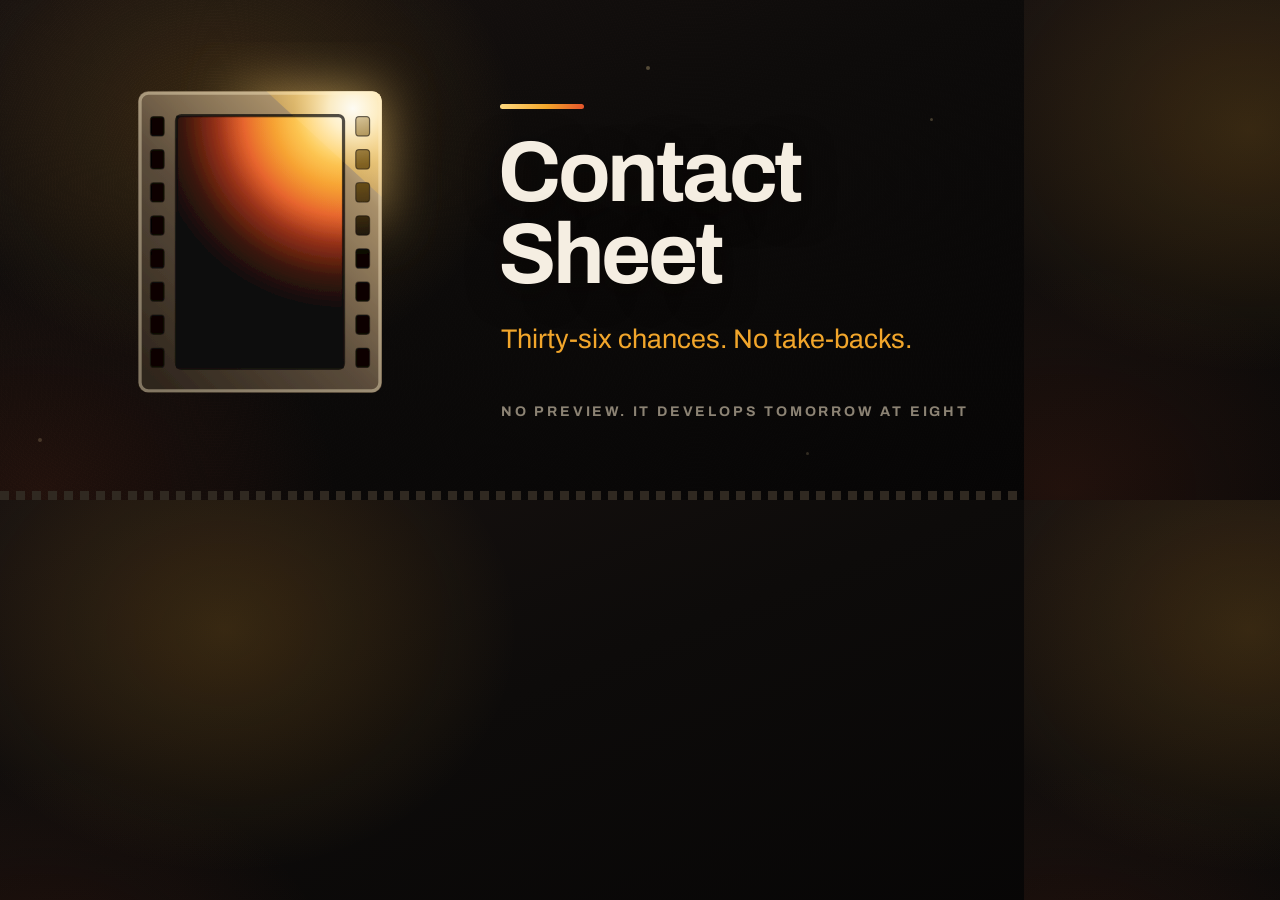
<file: store/feature.html>
<!doctype html>
<html lang="en">
<head>
<meta charset="utf-8">
<style>
  @font-face { font-family: "Display"; src: url("display.ttf"); }
  html, body { margin: 0; width: 1024px; height: 500px; overflow: hidden; }
  body {
    position: relative; color: #F5EEE2; font-family: "Display", "Helvetica Neue", Arial, sans-serif;
    background:
      radial-gradient(46% 78% at 22% 26%, rgba(242, 166, 43, 0.17), rgba(242, 166, 43, 0) 62%),
      radial-gradient(44% 68% at 4% 98%, rgba(228, 85, 43, 0.10), rgba(228, 85, 43, 0) 66%),
      linear-gradient(158deg, #181210 0%, #0D0B0A 44%, #060505 100%);
  }
  .grain { position: absolute; inset: 0; opacity: 0.075; mix-blend-mode: overlay;
    background-image: repeating-radial-gradient(circle at 21% 37%, rgba(255,255,255,0.9) 0 0.6px, transparent 0.6px 2.9px),
                      repeating-radial-gradient(circle at 68% 74%, rgba(255,255,255,0.7) 0 0.5px, transparent 0.5px 2.5px); }
  .dust { position: absolute; border-radius: 50%; background: #F6D9A0; }
  svg.mark { position: absolute; left: 60px; top: 42px; width: 400px; height: 400px; }
  .rule { position: absolute; left: 500px; top: 104px; width: 84px; height: 5px; border-radius: 3px;
          background: linear-gradient(90deg, #FFD980, #F2A62B 55%, #E4552B); }
  .copy { position: absolute; left: 498px; top: 132px; width: 490px; }
  h1 { margin: 0; font-size: 86px; line-height: 0.95; letter-spacing: -0.038em; font-weight: 700;
       text-shadow: 0 8px 34px rgba(10, 6, 2, 0.6); }
  p { margin: 28px 0 0 3px; font-size: 27px; line-height: 1.25; color: #F2A62B; max-width: 480px; }
  .foot { position: absolute; left: 501px; top: 404px; font-size: 14px; letter-spacing: 0.2em;
          text-transform: uppercase; color: #8C8374; font-weight: 700; }
  .perfs { position: absolute; left: 0; right: 0; bottom: 0; height: 9px;
           background: repeating-linear-gradient(90deg, #302921 0 9px, transparent 9px 16px); }
</style>
</head>
<body>
  <div class="grain"></div>
  <div class="dust" style="left:646px;top:66px;width:4px;height:4px;opacity:.3"></div>
  <div class="dust" style="left:930px;top:118px;width:3px;height:3px;opacity:.24"></div>
  <div class="dust" style="left:806px;top:452px;width:3px;height:3px;opacity:.18"></div>
  <div class="dust" style="left:38px;top:438px;width:4px;height:4px;opacity:.2"></div>

  <svg class="mark" viewBox="20 20 68 68" aria-hidden="true">
<defs>
    <linearGradient id="room" x1="0.14" y1="0" x2="0.9" y2="1">
      <stop offset="0" stop-color="#181210"/>
      <stop offset="0.42" stop-color="#0D0B0A"/>
      <stop offset="1" stop-color="#060505"/>
    </linearGradient>
    <!-- the light in the room comes from one corner and dies fast, so the rest stays black -->
    <radialGradient id="safelight" cx="0.88" cy="0.1" r="0.62">
      <stop offset="0" stop-color="#FFC24A" stop-opacity="0.62"/>
      <stop offset="0.3" stop-color="#E4552B" stop-opacity="0.22"/>
      <stop offset="0.68" stop-color="#E4552B" stop-opacity="0.05"/>
      <stop offset="1" stop-color="#E4552B" stop-opacity="0"/>
    </radialGradient>
    <radialGradient id="vig" cx="0.5" cy="0.5" r="0.72">
      <stop offset="0.5" stop-color="#000000" stop-opacity="0"/>
      <stop offset="1" stop-color="#000000" stop-opacity="0.55"/>
    </radialGradient>
    <!-- film base, lit from the leak corner: bright enough that the perforations read as
         a dashed edge even on a 48px tile -->
    <linearGradient id="base" x1="0.92" y1="0.04" x2="0.1" y2="1">
      <stop offset="0" stop-color="#EFD9AC"/>
      <stop offset="0.18" stop-color="#A88F69"/>
      <stop offset="0.55" stop-color="#5B4C3B"/>
      <stop offset="1" stop-color="#2E251C"/>
    </linearGradient>
    <radialGradient id="leak" gradientUnits="userSpaceOnUse" cx="67.03" cy="34.30" r="37">
      <stop offset="0" stop-color="#FFFDF4"/>
      <stop offset="0.07" stop-color="#FFE9AE"/>
      <stop offset="0.17" stop-color="#FBC748"/>
      <stop offset="0.29" stop-color="#F4901F"/>
      <stop offset="0.42" stop-color="#E4552B"/>
      <stop offset="0.55" stop-color="#8E2E17"/>
      <stop offset="0.68" stop-color="#3A1709"/>
      <stop offset="0.82" stop-color="#0D0B0A"/>
      <stop offset="1" stop-color="#0A0908"/>
    </radialGradient>
    <radialGradient id="hot" gradientUnits="userSpaceOnUse" cx="68.5" cy="33.2" r="21">
      <stop offset="0" stop-color="#FFFEF8" stop-opacity="1"/>
      <stop offset="0.18" stop-color="#FFF0C8" stop-opacity="0.95"/>
      <stop offset="0.44" stop-color="#FFCE62" stop-opacity="0.55"/>
      <stop offset="1" stop-color="#F2A62B" stop-opacity="0"/>
    </radialGradient>
    <radialGradient id="thru" gradientUnits="userSpaceOnUse" cx="69" cy="32" r="24">
      <stop offset="0" stop-color="#FFF6DC" stop-opacity="0.95"/>
      <stop offset="0.42" stop-color="#F9BC3C" stop-opacity="0.5"/>
      <stop offset="1" stop-color="#F2A62B" stop-opacity="0"/>
    </radialGradient>
    <clipPath id="win"><rect x="40.97" y="34.30" width="26.06" height="39.40" rx="0.8"/></clipPath>
    <clipPath id="filmclip"><rect x="35.0" y="30.5" width="38.0" height="47.0" rx="1.5"/></clipPath>
    <filter id="drop" filterUnits="userSpaceOnUse" x="0" y="0" width="108" height="108">
      <feGaussianBlur in="SourceAlpha" stdDeviation="2.6"/>
      <feOffset dy="3.2"/>
      <feFlood flood-color="#1A0800" flood-opacity="0.85"/>
      <feComposite in2="SourceAlpha" operator="in" result="sh"/>
      <feMerge><feMergeNode in="sh"/><feMergeNode in="SourceGraphic"/></feMerge>
    </filter>
    <filter id="bloom" filterUnits="userSpaceOnUse" x="0" y="0" width="108" height="108">
      <feGaussianBlur stdDeviation="4.2"/>
    </filter>
  </defs>
<g id="fg" transform="translate(54 54) scale(1.09) translate(-54 -54)">
    <!-- light spilling out past the edge of the film, so it reads as a leak and not a fill -->
    <path d="M73.0 30.5 L73.0 52.5 L48.0 30.5 Z" fill="#FFD173" opacity="0.6" filter="url(#bloom)"/>
    <g filter="url(#drop)">
      <rect x="35.0" y="30.5" width="38.0" height="47.0" rx="1.5" fill="url(#base)"/>
      <g clip-path="url(#filmclip)">
        <rect x="40.97" y="34.30" width="26.06" height="39.40" fill="#0B0A09"/>
        <g clip-path="url(#win)">
          <rect x="40.97" y="34.30" width="26.06" height="39.40" fill="url(#leak)"/>
          <rect x="40.97" y="34.30" width="26.06" height="39.40" fill="url(#hot)"/>
        </g>
        <!-- the leak carries on across the rebate, as it does on real film -->
        <path d="M73.0 30.5 L73.0 47.0 L55.0 30.5 Z" fill="url(#hot)" opacity="0.95"/>
        <g fill="#070605"><rect x="36.91" y="34.44" width="2.15" height="3.03" rx="0.52"/><rect x="36.91" y="39.59" width="2.15" height="3.03" rx="0.52"/><rect x="36.91" y="44.75" width="2.15" height="3.03" rx="0.52"/><rect x="36.91" y="49.91" width="2.15" height="3.03" rx="0.52"/><rect x="36.91" y="55.06" width="2.15" height="3.03" rx="0.52"/><rect x="36.91" y="60.22" width="2.15" height="3.03" rx="0.52"/><rect x="36.91" y="65.38" width="2.15" height="3.03" rx="0.52"/><rect x="36.91" y="70.54" width="2.15" height="3.03" rx="0.52"/><rect x="68.94" y="34.44" width="2.15" height="3.03" rx="0.52"/><rect x="68.94" y="39.59" width="2.15" height="3.03" rx="0.52"/><rect x="68.94" y="44.75" width="2.15" height="3.03" rx="0.52"/><rect x="68.94" y="49.91" width="2.15" height="3.03" rx="0.52"/><rect x="68.94" y="55.06" width="2.15" height="3.03" rx="0.52"/><rect x="68.94" y="60.22" width="2.15" height="3.03" rx="0.52"/><rect x="68.94" y="65.38" width="2.15" height="3.03" rx="0.52"/><rect x="68.94" y="70.54" width="2.15" height="3.03" rx="0.52"/></g>
        <g fill="url(#thru)"><rect x="36.91" y="34.44" width="2.15" height="3.03" rx="0.52"/><rect x="36.91" y="39.59" width="2.15" height="3.03" rx="0.52"/><rect x="36.91" y="44.75" width="2.15" height="3.03" rx="0.52"/><rect x="36.91" y="49.91" width="2.15" height="3.03" rx="0.52"/><rect x="36.91" y="55.06" width="2.15" height="3.03" rx="0.52"/><rect x="36.91" y="60.22" width="2.15" height="3.03" rx="0.52"/><rect x="36.91" y="65.38" width="2.15" height="3.03" rx="0.52"/><rect x="36.91" y="70.54" width="2.15" height="3.03" rx="0.52"/><rect x="68.94" y="34.44" width="2.15" height="3.03" rx="0.52"/><rect x="68.94" y="39.59" width="2.15" height="3.03" rx="0.52"/><rect x="68.94" y="44.75" width="2.15" height="3.03" rx="0.52"/><rect x="68.94" y="49.91" width="2.15" height="3.03" rx="0.52"/><rect x="68.94" y="55.06" width="2.15" height="3.03" rx="0.52"/><rect x="68.94" y="60.22" width="2.15" height="3.03" rx="0.52"/><rect x="68.94" y="65.38" width="2.15" height="3.03" rx="0.52"/><rect x="68.94" y="70.54" width="2.15" height="3.03" rx="0.52"/></g>
        <g fill="none" stroke="#1A140E" stroke-width="0.2" opacity="0.5"><rect x="36.91" y="34.44" width="2.15" height="3.03" rx="0.52"/><rect x="36.91" y="39.59" width="2.15" height="3.03" rx="0.52"/><rect x="36.91" y="44.75" width="2.15" height="3.03" rx="0.52"/><rect x="36.91" y="49.91" width="2.15" height="3.03" rx="0.52"/><rect x="36.91" y="55.06" width="2.15" height="3.03" rx="0.52"/><rect x="36.91" y="60.22" width="2.15" height="3.03" rx="0.52"/><rect x="36.91" y="65.38" width="2.15" height="3.03" rx="0.52"/><rect x="36.91" y="70.54" width="2.15" height="3.03" rx="0.52"/><rect x="68.94" y="34.44" width="2.15" height="3.03" rx="0.52"/><rect x="68.94" y="39.59" width="2.15" height="3.03" rx="0.52"/><rect x="68.94" y="44.75" width="2.15" height="3.03" rx="0.52"/><rect x="68.94" y="49.91" width="2.15" height="3.03" rx="0.52"/><rect x="68.94" y="55.06" width="2.15" height="3.03" rx="0.52"/><rect x="68.94" y="60.22" width="2.15" height="3.03" rx="0.52"/><rect x="68.94" y="65.38" width="2.15" height="3.03" rx="0.52"/><rect x="68.94" y="70.54" width="2.15" height="3.03" rx="0.52"/></g>
      </g>
      <rect x="35.3" y="30.8" width="37.4" height="46.4" rx="1.3" fill="none"
            stroke="#FFEFCB" stroke-width="0.5" opacity="0.4"/>
      <rect x="40.97" y="34.30" width="26.06" height="39.40" rx="0.8" fill="none"
            stroke="#0A0908" stroke-width="0.5" opacity="0.7"/>
    </g>
  </g>
  </svg>

  <div class="rule"></div>
  <div class="copy">
    <h1>Contact Sheet</h1>
    <p>Thirty-six chances. No take-backs.</p>
  </div>
  <div class="foot">No preview. It develops tomorrow at eight</div>
  <div class="perfs"></div>
</body>
</html>
</file>
<file: docs/fonts/fonts.css>
/* vietnamese */
@font-face {
  font-family: 'Archivo';
  font-style: normal;
  font-weight: 400 700;
  font-stretch: 75% 112%;
  font-display: swap;
  src: url(k3kQo8UDI-1M0wlSfdboLmvDIaK18A.woff2) format('woff2');
  unicode-range: U+0102-0103, U+0110-0111, U+0128-0129, U+0168-0169, U+01A0-01A1, U+01AF-01B0, U+0300-0301, U+0303-0304, U+0308-0309, U+0323, U+0329, U+1EA0-1EF9, U+20AB;
}
/* latin-ext */
@font-face {
  font-family: 'Archivo';
  font-style: normal;
  font-weight: 400 700;
  font-stretch: 75% 112%;
  font-display: swap;
  src: url(k3kQo8UDI-1M0wlSfdfoLmvDIaK18A.woff2) format('woff2');
  unicode-range: U+0100-02BA, U+02BD-02C5, U+02C7-02CC, U+02CE-02D7, U+02DD-02FF, U+0304, U+0308, U+0329, U+1D00-1DBF, U+1E00-1E9F, U+1EF2-1EFF, U+2020, U+20A0-20AB, U+20AD-20C0, U+2113, U+2C60-2C7F, U+A720-A7FF;
}
/* latin */
@font-face {
  font-family: 'Archivo';
  font-style: normal;
  font-weight: 400 700;
  font-stretch: 75% 112%;
  font-display: swap;
  src: url(k3kQo8UDI-1M0wlSfdnoLmvDIaI.woff2) format('woff2');
  unicode-range: U+0000-00FF, U+0131, U+0152-0153, U+02BB-02BC, U+02C6, U+02DA, U+02DC, U+0304, U+0308, U+0329, U+2000-206F, U+20AC, U+2122, U+2191, U+2193, U+2212, U+2215, U+FEFF, U+FFFD;
}
</file>
<file: web/fonts/fonts.css>
/* vietnamese */
@font-face {
  font-family: 'Archivo';
  font-style: normal;
  font-weight: 400 700;
  font-stretch: 75% 112%;
  font-display: swap;
  src: url(k3kQo8UDI-1M0wlSfdboLmvDIaK18A.woff2) format('woff2');
  unicode-range: U+0102-0103, U+0110-0111, U+0128-0129, U+0168-0169, U+01A0-01A1, U+01AF-01B0, U+0300-0301, U+0303-0304, U+0308-0309, U+0323, U+0329, U+1EA0-1EF9, U+20AB;
}
/* latin-ext */
@font-face {
  font-family: 'Archivo';
  font-style: normal;
  font-weight: 400 700;
  font-stretch: 75% 112%;
  font-display: swap;
  src: url(k3kQo8UDI-1M0wlSfdfoLmvDIaK18A.woff2) format('woff2');
  unicode-range: U+0100-02BA, U+02BD-02C5, U+02C7-02CC, U+02CE-02D7, U+02DD-02FF, U+0304, U+0308, U+0329, U+1D00-1DBF, U+1E00-1E9F, U+1EF2-1EFF, U+2020, U+20A0-20AB, U+20AD-20C0, U+2113, U+2C60-2C7F, U+A720-A7FF;
}
/* latin */
@font-face {
  font-family: 'Archivo';
  font-style: normal;
  font-weight: 400 700;
  font-stretch: 75% 112%;
  font-display: swap;
  src: url(k3kQo8UDI-1M0wlSfdnoLmvDIaI.woff2) format('woff2');
  unicode-range: U+0000-00FF, U+0131, U+0152-0153, U+02BB-02BC, U+02C6, U+02DA, U+02DC, U+0304, U+0308, U+0329, U+2000-206F, U+20AC, U+2122, U+2191, U+2193, U+2212, U+2215, U+FEFF, U+FFFD;
}
</file>
<file: web/css/style.css>
/* Contact Sheet. A darkroom, not a light room.

   One accent: Kodak yellow-orange, the colour a safelight and a film box share.
   One drawn idea: the film edge, in real 135 geometry, which is the launcher icon,
   the header, the counter chrome, the rule between sections and the empty state.
   One corner language: 3px on controls, 1px on anything that is meant to be film.
   The only other colours in the app are printed on a film box, and a film box is an
   object rather than a control. Light leak orange appears inside drawn film and
   nowhere else. */

:root {
  color-scheme: dark;

  /* near black, warmed towards the safelight; never #000 */
  --bg: #121010;
  --bg2: #1A1613;
  --bg3: #221D18;
  --filmblack: #0C0A09;           /* under the film: darker than the room */

  --fg: #F5EEE2;
  --fg2: #ABA091;
  --fg3: #8C8374;
  --hair: #2E2A23;
  --hair2: #3B342B;

  --accent: #F2A62B;              /* the one accent */
  --accent-deep: #C4761B;
  --accent-wash: rgba(242, 166, 43, .10);
  --leak: #E4552B;                /* only ever inside drawn film */
  --danger: #E0806A;

  --r: 3px;
  --r-film: 1px;
  --sans: Archivo, "Helvetica Neue", Helvetica, Arial, sans-serif;
  --topbar: calc(54px + var(--sat, 0px));

  /* layered surfaces: a warm gradient, a lit top edge, a tinted shadow */
  --surface: linear-gradient(163deg, #1F1A16 0%, #171412 62%, #141110 100%);
  --lift: 0 1px 0 rgba(245, 238, 226, .05) inset, 0 -1px 0 rgba(0, 0, 0, .35) inset;
  --drop: 0 14px 30px -18px rgba(0, 0, 0, .95), 0 3px 10px -6px rgba(28, 14, 2, .7);
  --ease: cubic-bezier(.2, .7, .25, 1);
}

* { box-sizing: border-box; -webkit-tap-highlight-color: transparent; }
[hidden] { display: none !important; }

html, body {
  margin: 0; height: 100%; overflow: hidden;
  background: var(--bg); color: var(--fg);
  font-family: var(--sans);
  font-size: 16px; line-height: 1.5;
  font-variant-numeric: tabular-nums;
  -webkit-font-smoothing: antialiased;
  overscroll-behavior: none;
  user-select: none; -webkit-user-select: none;
}

/* The room is not flat: a low safelight wash from the top left, the way one bulb
   over a bench actually falls. */
body::before {
  content: ''; position: fixed; inset: 0; pointer-events: none; z-index: 0;
  background:
    radial-gradient(120% 62% at 12% -8%, rgba(242, 166, 43, .07), rgba(242, 166, 43, 0) 62%),
    radial-gradient(90% 55% at 92% 104%, rgba(228, 85, 43, .05), rgba(228, 85, 43, 0) 60%);
}

/* Real grain over the paper surfaces. Generated in code, never an asset, and kept off
   the camera screen where the viewfinder does its own. */
.grainfield {
  position: fixed; inset: 0; z-index: 65; pointer-events: none;
  opacity: .055; mix-blend-mode: overlay; background-size: 128px 128px;
}
body.on-camera .grainfield { display: none; }

#stage { position: fixed; inset: 0; z-index: 1; }
.screen { position: absolute; inset: 0; display: flex; flex-direction: column; }
.screen:not([hidden]) { animation: screen-in .26s var(--ease) both; }
@keyframes screen-in { from { opacity: 0; transform: translateY(7px) } }

.scroller {
  flex: 1; overflow-y: auto; -webkit-overflow-scrolling: touch;
  padding: 20px 20px calc(40px + var(--sab, 0px));
}
.pad { flex: 1; overflow-y: auto; padding: calc(28px + var(--sat, 0px)) 24px calc(28px + var(--sab, 0px)); }

/* --- type --- */
.k, .bar-t, .strip-btn, .counter-stock, .counter-cap, .modal-k, .lab-k, .sh-stock, .kept, .ctl-lab {
  font-size: 11px; letter-spacing: .15em; text-transform: uppercase; font-weight: 600;
  font-stretch: 100%;
}
.h2 { font-size: 12px; letter-spacing: .16em; text-transform: uppercase; font-weight: 700;
      color: var(--fg3); margin: 32px 0 10px; display: flex; align-items: center; gap: 12px; }
/* the rule beside a heading is a run of perforations, not a plain line */
.h2::after {
  content: ''; flex: 1; height: 5px; opacity: .75;
  background: repeating-linear-gradient(90deg, var(--hair) 0 5px, transparent 5px 9px);
  -webkit-mask-image: linear-gradient(90deg, #000 0 72%, transparent);
          mask-image: linear-gradient(90deg, #000 0 72%, transparent);
}
.help { font-size: 13.5px; line-height: 1.55; color: var(--fg3); margin: 7px 0 0; }
.rule { border: 0; height: 5px; margin: 32px 0;
        background: repeating-linear-gradient(90deg, var(--hair) 0 5px, transparent 5px 9px); }
.colophon { font-size: 12.5px; color: var(--fg3); line-height: 1.7; margin: 22px 0 8px; }

/* --- the drawn icon set: one stroke width, one corner language --- */
.ctl-ico { display: inline-flex; width: 22px; height: 22px; flex: none; }
.ctl-ico svg { width: 100%; height: 100%; display: block; }

/* --- buttons --- */
.btn {
  font: inherit; font-size: 13px; font-weight: 700; letter-spacing: .1em; text-transform: uppercase;
  font-stretch: 100%;
  background: linear-gradient(178deg, #F7B846, var(--accent) 58%, var(--accent-deep));
  color: #1B1206; border: 1px solid var(--accent-deep);
  border-radius: var(--r); padding: 12px 20px; cursor: pointer;
  display: inline-flex; align-items: center; justify-content: center; gap: 9px;
  box-shadow: 0 1px 0 rgba(255, 236, 199, .45) inset, 0 8px 18px -10px rgba(242, 166, 43, .6);
  transition: transform .1s var(--ease), filter .14s var(--ease);
}
.btn .ctl-ico { width: 17px; height: 17px; }
.btn:active { transform: scale(.982) translateY(1px); filter: brightness(.94); }
.btn.big { display: flex; width: 100%; padding: 16px; margin-top: 26px; }
.btn.small { padding: 9px 13px; font-size: 11.5px; gap: 7px; }
.btn.ghost {
  background: var(--bg2); color: var(--fg); border-color: var(--hair2);
  box-shadow: var(--lift);
}
.btn.ghost:active { filter: brightness(1.25); }
.btn.ghost.quiet { background: transparent; border-color: transparent; color: var(--fg3); box-shadow: none; }
.btn.ghost.danger { color: var(--danger); border-color: #402922; }
.btn.ghost.danger.armed { color: #1B1206; background: var(--danger); border-color: var(--danger); }
.btn.ghost.on { border-color: var(--accent); color: var(--accent); background: var(--accent-wash); }
.btn.spent { opacity: .72; }
.btn[disabled] { opacity: .4; transform: none; filter: none; cursor: default; }
.btn.busy { position: relative; color: transparent; }
.btn.busy .ctl-ico { opacity: 0; }
.btn.busy::after {
  content: ''; position: absolute; left: 50%; top: 50%; width: 15px; height: 15px; margin: -7.5px 0 0 -7.5px;
  border: 2px solid rgba(27, 18, 6, .3); border-top-color: #1B1206; border-radius: 50%;
  animation: spin .7s linear infinite;
}
.btn.ghost.busy::after { border-color: rgba(245, 238, 226, .22); border-top-color: var(--accent); }
@keyframes spin { to { transform: rotate(360deg) } }
.btnrow { display: flex; gap: 10px; flex-wrap: wrap; margin-top: 14px; }

.segs { display: flex; gap: 6px; margin-top: 10px; }
.segs button {
  flex: 1; font: inherit; font-size: 11.5px; font-weight: 600; letter-spacing: .1em; text-transform: uppercase;
  padding: 11px 4px; background: var(--bg2); color: var(--fg2);
  border: 1px solid var(--hair); border-radius: var(--r); cursor: pointer;
  box-shadow: var(--lift);
  transition: transform .1s var(--ease), color .14s var(--ease), border-color .14s var(--ease);
}
.segs button:active { transform: scale(.97); }
.segs button.on { border-color: var(--accent); color: var(--accent); background: var(--accent-wash); }
.segs.wide button { padding: 13px 4px; }

select {
  font: inherit; font-size: 15px; background: var(--bg2); color: var(--fg);
  border: 1px solid var(--hair2); border-radius: var(--r); padding: 11px 12px; width: 100%; margin-top: 9px;
  box-shadow: var(--lift);
}
input[type=checkbox] { width: 22px; height: 22px; accent-color: var(--accent); }
.field { margin-bottom: 26px; }
.field label { font-size: 12px; letter-spacing: .14em; text-transform: uppercase; font-weight: 700; color: var(--fg2); }
.field.row { display: flex; align-items: center; justify-content: space-between; gap: 20px; }
.field.row .help { margin-top: 4px; }

:focus-visible {
  outline: 2px solid var(--accent);
  outline-offset: 2px;
  border-radius: var(--r);
}

/* --- bars --- */
.bar {
  display: grid; grid-template-columns: 50px 1fr auto; align-items: center;
  height: var(--topbar); padding: 0 16px 0 0; padding-top: var(--sat, 0px);
  background: linear-gradient(180deg, #191512, #141110);
  flex: none; position: relative;
}
/* the bar hangs on a run of perforations */
.bar::after {
  content: ''; position: absolute; left: 0; right: 0; bottom: 0; height: 4px;
  background: repeating-linear-gradient(90deg, #29241E 0 5px, transparent 5px 9px);
}
.bar-t { margin: 0; color: var(--fg); }
.bar-back {
  width: 50px; height: 100%; background: none; border: 0; cursor: pointer;
  display: flex; align-items: center; justify-content: center; color: var(--fg2);
  transition: transform .1s var(--ease), color .14s var(--ease);
}
.bar-back:active { transform: translateX(-2px); color: var(--fg); }
.bar-act {
  font: inherit; font-size: 11px; letter-spacing: .15em; text-transform: uppercase; font-weight: 700;
  background: none; border: 0; color: var(--accent); cursor: pointer; padding: 8px 0;
  display: inline-flex; align-items: center; gap: 7px;
}
.bar-act .ctl-ico { width: 17px; height: 17px; }
.bar-act:active { opacity: .7; }
.bar-act.ghosted { color: var(--fg3); }

/* --- the mark: a length of 135 film --- */
.mk { display: block; width: 100%; height: auto; filter: drop-shadow(0 10px 22px rgba(0, 0, 0, .7)); }
.mk-no { font-family: var(--sans); font-size: 2.6px; font-weight: 700; letter-spacing: .06em;
         fill: var(--accent); opacity: .82; }

/* --- covenant --- */
.cov { display: flex; flex-direction: column; justify-content: center; min-height: 100%; }
.cov-mark { margin: 0 0 34px; max-width: 300px; }
.cov-h { font-size: clamp(30px, 8.6vw, 38px); line-height: 1.04; letter-spacing: -.028em; font-weight: 700;
         font-stretch: 100%; margin: 0 0 28px; text-wrap: balance; }
.cov-list { list-style: none; padding: 0; margin: 0; }
.cov-list li {
  font-size: 14.5px; color: var(--fg2); line-height: 1.5; padding: 15px 0 15px 0;
  border-top: 1px solid var(--hair); position: relative;
}
.cov-list li:last-child { border-bottom: 1px solid var(--hair); }
.cov-list b { color: var(--fg); font-weight: 700; }
.cov-foot { font-size: 13px; color: var(--fg3); margin: 20px 0 0; }

/* --- camera --- */
.vf-shell {
  position: absolute; left: 0; right: 0;
  top: calc(84px + var(--sat, 0px)); bottom: calc(126px + var(--sab, 0px));
}
.vf-wrap {
  position: absolute; left: 50%; top: 50%; transform: translate(-50%, -50%);
  overflow: hidden; background: #080706; border-radius: var(--r-film);
  width: 100%; aspect-ratio: 2 / 3;
  box-shadow: 0 24px 60px -30px rgba(0, 0, 0, 1);
}
#vf { position: absolute; inset: 0; width: 100%; height: 100%; object-fit: cover; display: block; }
.vf-hint { position: absolute; inset: 0; pointer-events: none; }
.vf-grain {
  position: absolute; inset: 0; pointer-events: none; opacity: .16;
  background-size: 128px 128px; mix-blend-mode: overlay;
}
/* the gate the film sits behind: corner marks, not a border */
.vf-mask {
  position: absolute; inset: 0; pointer-events: none;
  box-shadow: inset 0 0 0 1px rgba(245, 238, 226, .09), inset 0 0 100px rgba(0, 0, 0, .6);
}
.vf-mask::before, .vf-mask::after {
  content: ''; position: absolute; width: 20px; height: 20px; opacity: .55;
  border-color: rgba(245, 238, 226, .55); border-style: solid;
}
.vf-mask::before { left: 9px; top: 9px; border-width: 1.5px 0 0 1.5px; }
.vf-mask::after { right: 9px; bottom: 9px; border-width: 0 1.5px 1.5px 0; }
.vf-state {
  position: absolute; inset: 0; display: flex; flex-direction: column; gap: 16px;
  align-items: center; justify-content: center; text-align: center; padding: 30px;
  background: #0D0C0B; color: var(--fg2); font-size: 14px; line-height: 1.5;
}
.shot-flash { position: absolute; inset: 0; background: #000; opacity: 0; pointer-events: none; }
.shot-flash.go { animation: blade .16s steps(2, end); }
@keyframes blade { 0% { opacity: 1 } 100% { opacity: 0 } }

.topstrip {
  position: absolute; left: 0; right: 0; top: 0; z-index: 3;
  display: grid; grid-template-columns: 1fr auto 1fr; align-items: end; gap: 8px;
  padding: calc(10px + var(--sat, 0px)) 12px 14px;
  background: linear-gradient(#121010 58%, rgba(18, 16, 16, 0));
}
.strip-btn {
  background: none; border: 0; color: var(--fg3); font: inherit; cursor: pointer;
  font-size: 10px; letter-spacing: .12em; white-space: nowrap;
  padding: 11px 2px; display: inline-flex; align-items: center; gap: 7px;
  transition: color .14s var(--ease), transform .1s var(--ease);
}
.strip-btn .ctl-ico { width: 17px; height: 17px; }
.strip-btn:first-of-type { justify-self: start; }
.strip-btn:last-of-type { justify-self: end; }
.strip-btn:active { color: var(--accent); transform: scale(.96); }

/* the counter is a frame of film in a gate: perforations top and bottom, number between */
.counter {
  background: none; border: 0; cursor: pointer; color: var(--fg);
  display: flex; flex-direction: column; align-items: center; gap: 3px; padding: 2px 4px;
}
.counter-stock { color: var(--fg2); font-size: 9px; letter-spacing: .13em; white-space: nowrap; }
.counter-gate {
  position: relative; display: flex; align-items: center; justify-content: center;
  width: 78px; height: 40px; border-radius: var(--r-film);
  background: linear-gradient(180deg, #241E19, #16130F);
  box-shadow: 0 1px 0 rgba(245, 238, 226, .07) inset, 0 6px 14px -8px #000;
}
.counter-gate .gate { position: absolute; inset: 0; width: 100%; height: 100%; }
.gate-perf { fill: #0B0A09; stroke: rgba(245, 238, 226, .10); stroke-width: .22; }
.counter-gate .gate { transform: translateX(var(--wind, 0px)); }
.counter-num {
  position: relative; font-size: 27px; font-weight: 700; line-height: 1; letter-spacing: -.02em;
  font-stretch: 78%; color: var(--accent);
  text-shadow: 0 0 18px rgba(242, 166, 43, .35);
}
.counter-num.low { animation: glow 2.4s ease-in-out infinite; }
@keyframes glow { 0%, 100% { opacity: 1 } 50% { opacity: .58 } }
.counter-num.spent, .counter-num.none { color: var(--fg3); text-shadow: none; }
.counter-num.none { font-size: 20px; letter-spacing: .08em; }
.counter-cap { color: var(--fg3); font-size: 8.5px; letter-spacing: .16em; white-space: nowrap; }
.counter:active .counter-gate { filter: brightness(1.3); }

.controls {
  position: absolute; left: 0; right: 0; bottom: 0; z-index: 3;
  height: calc(126px + var(--sab, 0px)); padding-bottom: var(--sab, 0px);
  display: flex; align-items: center; justify-content: space-around;
  background: linear-gradient(rgba(18, 16, 16, 0), #121010 38%);
}
.ctl {
  background: none; border: 0; cursor: pointer; width: 68px;
  display: flex; flex-direction: column; align-items: center; gap: 7px; color: var(--fg3);
  transition: color .14s var(--ease), transform .1s var(--ease);
}
.ctl:active { transform: scale(.93); color: var(--fg); }
.ctl.on { color: var(--accent); }
.ctl-lab { font-size: 9px; letter-spacing: .16em; }

/* the shutter: a machined ring with a lit core */
.shutter { background: none; border: 0; cursor: pointer; width: 78px; height: 78px; position: relative; }
.shutter-ring {
  position: absolute; inset: 0; border-radius: 50%;
  background: conic-gradient(from 210deg, #4A423A, #221E1A 35%, #554C41 62%, #201C18 100%);
  box-shadow: 0 6px 16px -8px #000;
}
.shutter-ring::after {
  content: ''; position: absolute; inset: 4px; border-radius: 50%; background: #17140F;
}
.shutter-core {
  position: absolute; inset: 9px; border-radius: 50%;
  background: radial-gradient(circle at 38% 32%, #FFFCF5, #E9E0CE 58%, #B9AF9B);
  transition: transform .08s var(--ease), background .16s var(--ease);
  box-shadow: 0 2px 8px -2px rgba(0, 0, 0, .8);
}
.shutter:active .shutter-core {
  transform: scale(.9);
  background: radial-gradient(circle at 38% 32%, #FFD98A, var(--accent) 60%, var(--accent-deep));
}
.shutter[disabled] .shutter-core { background: #4E463C; box-shadow: none; }
.shutter[disabled] { cursor: default; }

.empty-cam {
  position: absolute; left: 0; right: 0; top: 50%; transform: translateY(-50%); z-index: 2;
  padding: 0 30px; text-align: center;
}
/* the drawn part of an empty camera: a cassette in the same film geometry as the mark */
.ec-art { width: min(74vw, 268px); margin: 0 auto 22px; }
.ec-art svg { width: 100%; height: auto; display: block; filter: drop-shadow(0 14px 22px rgba(0, 0, 0, .8)); }
@media (prefers-reduced-motion: no-preference) {
  .ec-art { animation: ec-in .5s var(--ease) both; }
  @keyframes ec-in { from { opacity: 0; transform: translateY(10px); } to { opacity: 1; transform: none; } }
}
.ec-line { font-size: 23px; font-weight: 700; font-stretch: 100%; letter-spacing: -.02em;
           margin: 0 0 10px; text-wrap: balance; }
.ec-sub { font-size: 14px; color: var(--fg3); margin: 0 auto; line-height: 1.55; max-width: 30ch; }
.empty-cam .btn.big { margin-top: 30px; }

/* the wind-on: the sprocket run advancing, with the words for it */
.windon {
  position: absolute; left: 0; right: 0; bottom: calc(126px + var(--sab, 0px)); z-index: 4;
  padding: 0 20px 12px; display: flex; flex-direction: column; gap: 7px; align-items: center;
}
.wind-track {
  width: 100%; height: 5px; border-radius: 1px;
  background: repeating-linear-gradient(90deg, #221E19 0 5px, transparent 5px 9px);
}
.ratchet { height: 100%; width: 0%; border-radius: 1px;
           background: repeating-linear-gradient(90deg, var(--accent) 0 5px, transparent 5px 9px); }
.wind-lab { margin: 0; font-size: 9.5px; letter-spacing: .2em; text-transform: uppercase;
            font-weight: 700; color: var(--fg3); }

/* --- sheets archive --- */
.rollcard {
  display: flex; flex-direction: column; align-items: stretch; width: 100%; text-align: left;
  background: var(--surface); border: 1px solid var(--hair);
  border-radius: var(--r); padding: 15px; margin-bottom: 14px; cursor: pointer; color: inherit; font: inherit;
  box-shadow: var(--lift), var(--drop);
  animation: rise-in .34s var(--ease) both; animation-delay: calc(var(--i, 0) * 45ms);
  transition: transform .11s var(--ease), border-color .16s var(--ease);
}
@keyframes rise-in { from { opacity: 0; transform: translateY(10px) } }
.rollcard:active { transform: scale(.988); border-color: var(--hair2); }
.rollcard.waiting { background: none; border-style: dashed; box-shadow: none; }
.rollcard > * { width: 100%; }
.shelf button > * { width: 100%; }
.rc-top { display: flex; align-items: baseline; justify-content: space-between; gap: 12px; }
.rc-stock { font-size: 12px; letter-spacing: .15em; text-transform: uppercase; font-weight: 700; }
.rc-no { font-size: 11px; letter-spacing: .16em; color: var(--fg3); }
/* the archive strip is a length of film, so it sits on a rebate with perforations */
.rc-strip {
  display: grid; grid-template-columns: repeat(6, 1fr); gap: 3px; margin: 13px 0 11px;
  padding: 6px 5px; background: linear-gradient(180deg, #241E19, #1A1613); border-radius: var(--r-film);
  position: relative;
}
.rc-strip::before, .rc-strip::after {
  content: ''; position: absolute; left: 5px; right: 5px; height: 3px;
  background: repeating-linear-gradient(90deg, #0B0A09 0 5px, transparent 5px 9px);
}
.rc-strip::before { top: 1.5px; }
.rc-strip::after { bottom: 1.5px; }
.rc-strip img { width: 100%; aspect-ratio: 2 / 3; object-fit: cover; display: block;
                background: var(--filmblack); border-radius: var(--r-film); }
.rc-meta { font-size: 12.5px; color: var(--fg3); margin: 0; }
.rc-back { font-size: 13px; color: var(--accent); margin: 10px 0 0; font-weight: 700; }
.rc-wait { display: flex; align-items: center; gap: 9px; margin: 12px 0 6px; }
.rc-wait .dashes { flex: 1; height: 5px;
                   background: repeating-linear-gradient(90deg, var(--hair) 0 5px, transparent 5px 9px); }
.rc-kept { color: var(--accent); }

/* --- empty states, drawn --- */
.empty { text-align: center; padding: 34px 10px 20px; }
.empty-art { max-width: 250px; margin: 0 auto 24px; opacity: .95; }
.empty-art svg { width: 100%; height: auto; display: block;
                 filter: drop-shadow(0 14px 26px rgba(0, 0, 0, .7)); }
.empty-h { font-size: 19px; font-weight: 700; font-stretch: 100%; letter-spacing: -.015em;
           margin: 0 0 8px; color: var(--fg); text-wrap: balance; }
.empty-p { font-size: 14px; color: var(--fg3); margin: 0 auto; line-height: 1.55; max-width: 32ch; }

/* --- one contact sheet --- */
.sh-head { margin-bottom: 18px; }
.sh-stock { color: var(--fg); margin: 0 0 5px; font-size: 13px; }
.sh-meta { font-size: 12.5px; color: var(--fg3); margin: 0; }
.sh-marks { font-size: 10.5px; letter-spacing: .16em; text-transform: uppercase; color: var(--accent);
            margin: 10px 0 0; font-weight: 700; display: flex; flex-wrap: wrap; gap: 7px; }
.sh-marks span { border: 1px solid rgba(242, 166, 43, .42); border-radius: 2px; padding: 3px 8px;
                 background: var(--accent-wash); }
#shScroll { padding-bottom: calc(84px + var(--sab, 0px)); }
.grid { display: grid; grid-template-columns: repeat(6, 1fr); gap: 9px 4px; touch-action: none; }
.cell { position: relative; animation: cell-in .3s var(--ease) both;
        animation-delay: calc(var(--row, 0) * 36ms); }
@keyframes cell-in { from { opacity: 0; transform: translateY(6px) } }
.cell .im {
  width: 100%; aspect-ratio: 2 / 3; object-fit: cover; display: block;
  background: var(--filmblack); border-radius: var(--r-film);
  box-shadow: 0 1px 4px -2px rgba(0, 0, 0, .9);
}
/* clear film. A frame nobody exposed prints black, with the faintest edge so the grid
   still reads as thirty-six places rather than a hole. */
.cell .im.blank { background: linear-gradient(160deg, #16120F, #0C0A09);
                  box-shadow: inset 0 0 0 1px rgba(207, 198, 182, .045); }
.cell.unshot .no { color: #857C6E; }
.rc-strip .blank { width: 100%; aspect-ratio: 2 / 3; display: block; border-radius: var(--r-film);
                   background: linear-gradient(160deg, #16120F, #0C0A09); }
.cell .pencil { position: absolute; left: 0; top: 0; width: 100%; pointer-events: none;
                aspect-ratio: 2 / 3; height: auto; }
.cell .pencil path { fill: none; stroke: var(--accent); stroke-width: 5.5; stroke-linecap: round; opacity: .92; }
.reb { display: grid; grid-template-columns: 1fr auto; align-items: center; gap: 4px; margin-top: 4px; height: 6px; }
.spro { height: 4px; border-radius: 1px;
        background: repeating-linear-gradient(90deg, rgba(143, 134, 118, .5) 0 3px, transparent 3px 6px); }
.no { font-size: 8.5px; letter-spacing: .04em; color: var(--fg3); font-weight: 700; line-height: 1; }
.cell.keeper .no { color: var(--accent); }
.sh-tip { font-size: 12.5px; color: var(--fg3); margin: 22px 2px 0; line-height: 1.5;
          display: flex; gap: 10px; align-items: flex-start; }
.sh-tip .ctl-ico { width: 17px; height: 17px; margin-top: 1px; opacity: .8; }

.sheetbar, .framebar {
  position: absolute; left: 0; right: 0; bottom: 0; z-index: 3;
  height: calc(64px + var(--sab, 0px)); padding: 0 16px var(--sab, 0px);
  display: flex; align-items: center; justify-content: space-between; gap: 10px;
  border-top: 1px solid var(--hair);
  background: linear-gradient(180deg, #191512, #141110);
}
.kept { color: var(--fg3); }
.kept.some { color: var(--accent); }

.loupe {
  position: fixed; width: 156px; height: 156px; border-radius: 50%; overflow: hidden;
  border: 2px solid rgba(245, 238, 226, .5);
  box-shadow: 0 14px 34px rgba(0, 0, 0, .8), 0 0 0 6px rgba(18, 16, 16, .55);
  pointer-events: none; z-index: 40; background: #0B0A09;
}
.loupe canvas { width: 100%; height: 100%; display: block; }

/* --- one frame --- */
.frame-stage {
  flex: 1; display: flex; flex-direction: column; align-items: center; justify-content: center;
  padding: 18px 16px 0; min-height: 0;
}
.frame-hold { position: relative; max-height: 100%; display: flex;
              box-shadow: 0 26px 60px -30px rgba(0, 0, 0, 1); }
#frImg { max-width: 100%; max-height: 100%; object-fit: contain; display: block; border-radius: var(--r-film); }
.pencil { position: absolute; inset: 0; width: 100%; height: 100%; pointer-events: none; }
.pencil path { fill: none; stroke: var(--accent); stroke-width: 1.7; stroke-linecap: round; opacity: .92; }
.pencil.draw path { stroke-dasharray: 900; stroke-dashoffset: 900; animation: pencil .5s ease-out forwards; }
@keyframes pencil { to { stroke-dashoffset: 0 } }
.fr-meta { font-size: 11.5px; letter-spacing: .1em; text-transform: uppercase; color: var(--fg3);
           margin: 18px 0 calc(78px + var(--sab, 0px)); text-align: center;
           display: flex; gap: 14px; justify-content: center; flex-wrap: wrap; }
.fr-meta span + span { position: relative; }
.fr-meta span + span::before {
  content: ''; position: absolute; left: -8px; top: 50%; width: 3px; height: 3px; margin-top: -1.5px;
  border-radius: 50%; background: currentColor; opacity: .7;
}

/* --- the shelf --- */
.shelf-foot { font-size: 13.5px; color: var(--fg3); margin: 26px 2px 0; line-height: 1.6; }
.shelf-note { font-size: 13.5px; color: var(--fg3); margin: 0 2px 22px; line-height: 1.5; }
.shelf { display: grid; grid-template-columns: repeat(3, 1fr); gap: 15px 11px; }
.shelf button { display: flex; flex-direction: column; align-items: stretch; background: none;
                border: 0; padding: 0; cursor: pointer; text-align: left;
                animation: rise-in .34s var(--ease) both; animation-delay: calc(var(--i, 0) * 40ms);
                transition: transform .12s var(--ease); }
.shelf button:active { transform: translateY(2px) scale(.985); }
.shelf .under { display: block; font-size: 9.5px; letter-spacing: .14em; text-transform: uppercase;
                color: var(--fg3); margin-top: 10px; font-weight: 700; min-height: 2.6em; line-height: 1.3; }
.shelf .under.loaded { color: var(--accent); }

/* a film box is an object on a shelf, so it has a spine, a lit edge and a shadow */
.box {
  position: relative; aspect-ratio: 3 / 4; border-radius: var(--r); overflow: hidden;
  background: var(--paper); color: var(--ink);
  box-shadow: 0 10px 20px -8px rgba(0, 0, 0, .8), 0 2px 5px -2px rgba(0, 0, 0, .6),
              inset 0 0 0 1px rgba(0, 0, 0, .22), inset 0 1px 0 rgba(255, 255, 255, .28);
  display: flex; flex-direction: column; justify-content: space-between;
  padding: 10%; font-stretch: 88%;
}
/* the fold down the left, the way a carton catches light: a shade that dies out,
   never a band with an edge of its own */
.box::before {
  content: ''; position: absolute; left: 0; top: 0; bottom: 0; width: 22%; z-index: 3; pointer-events: none;
  background: linear-gradient(90deg, rgba(0, 0, 0, .16), rgba(0, 0, 0, .04) 38%, rgba(0, 0, 0, 0));
}
.box .b-name { font-size: 12.5px; font-weight: 700; line-height: 1.02; letter-spacing: -.005em;
               text-transform: uppercase; position: relative; z-index: 2; }
.box .b-iso { font-size: 30px; font-weight: 700; line-height: .84; letter-spacing: -.03em;
              position: relative; z-index: 2; font-stretch: 78%; }
.box .b-foot { font-size: 6px; letter-spacing: .18em; text-transform: uppercase; font-weight: 700;
               position: relative; z-index: 2; opacity: .9; }
.box .b-band { position: absolute; z-index: 1; }
.box[data-style=band] .b-band { left: 0; right: 0; top: 0; height: 34%; background: var(--band); }
.box[data-style=band] .b-name { color: var(--paper); margin-top: -2%; }
.box[data-style=split] .b-band {
  left: -30%; right: -30%; bottom: -50%; height: 74%; background: var(--band); transform: rotate(-13deg);
}
/* small print on the yellow has to be dark to be readable at all */
.box[data-style=split] .b-foot { color: #2A1B08; opacity: .9; }
.box[data-style=plate] { box-shadow: 0 10px 20px -8px rgba(0, 0, 0, .85),
                                     inset 0 0 0 1px rgba(255, 255, 255, .1); }
.box[data-style=plate] .b-band { left: 5%; right: 5%; top: 5%; bottom: 5%; border: 1px solid var(--band); background: none; }
.box[data-style=plate] .b-name, .box[data-style=plate] .b-iso { color: var(--band); }
.box[data-style=kraft] .b-band { left: 4%; right: 4%; top: 4%; bottom: 4%; border: 1.5px dashed var(--band); background: none; }
.box[data-style=kraft] .b-iso { color: var(--band); }

.boxstage { perspective: 1000px; max-width: 236px; margin: 10px auto 12px; }
.boxstage .box .b-name { font-size: 18px; }
.boxstage .box .b-iso { font-size: 46px; }
.boxstage .box .b-foot { font-size: 8px; }
.box3d { position: relative; transform-style: preserve-3d; transition: transform .62s cubic-bezier(.22, .7, .2, 1); cursor: pointer; }
.box3d.flip { transform: rotateY(180deg); }
.box3d .face { backface-visibility: hidden; -webkit-backface-visibility: hidden; }
.box3d .back { position: absolute; inset: 0; transform: rotateY(180deg); }
.box.rear { justify-content: flex-start; gap: 6px; padding: 9%; }
.box.rear .r-h { font-size: 9px; letter-spacing: .16em; text-transform: uppercase; font-weight: 700; }
.box.rear .r-row { display: flex; justify-content: space-between; gap: 8px; font-size: 8.5px;
                   border-bottom: 1px solid rgba(0, 0, 0, .18); padding: 3px 0; line-height: 1.35; }
.box.rear .r-row b { font-weight: 700; }
/* The data sheet is 8.5px print on a coloured box: it gets the ink at full strength,
   and the label reads as the label because it is the bold one. */
.box.rear .r-row span { text-align: right; }
.flip-tip { font-size: 11px; letter-spacing: .14em; text-transform: uppercase; color: var(--fg3);
            text-align: center; margin: 0 0 24px; font-weight: 700; }
.st-note { font-size: 15px; line-height: 1.6; color: var(--fg2); margin: 0; }
.curve { width: 100%; height: auto; background: linear-gradient(163deg, #1C1815, #141210);
         border: 1px solid var(--hair); border-radius: var(--r); box-shadow: var(--lift); }
.curve .ax { stroke: var(--hair2); stroke-width: 1; }
.curve .ln { fill: none; stroke-width: 2; stroke-linecap: round; }
.curve-cap { font-size: 12px; color: var(--fg3); margin: 8px 0 0; }
.specs { margin-top: 22px; }
.specs .row { display: grid; grid-template-columns: 90px 1fr; gap: 14px; padding: 11px 0;
              border-bottom: 1px solid var(--hair); }
.specs .row:first-child { border-top: 1px solid var(--hair); }
.specs .k2 { font-size: 10.5px; letter-spacing: .15em; text-transform: uppercase; color: var(--fg3); font-weight: 700; }
.specs .v { font-size: 14px; color: var(--fg2); }
.st-warn { font-size: 13px; color: var(--fg2); margin: 14px 0 0; line-height: 1.55;
           border-left: 2px solid var(--accent); padding: 2px 0 2px 12px; }

/* --- the lab --- */
.lab { flex: 1; display: flex; flex-direction: column; align-items: center; justify-content: center;
       padding: calc(40px + var(--sat, 0px)) 30px calc(40px + var(--sab, 0px));
       text-align: center; position: relative; }
.safelight {
  position: absolute; left: 50%; top: 30%; width: 400px; height: 400px; margin: -200px 0 0 -200px;
  border-radius: 50%;
  background: radial-gradient(circle, rgba(242, 166, 43, .18), rgba(228, 85, 43, .06) 42%, rgba(242, 166, 43, 0) 70%);
  animation: breathe 5.5s ease-in-out infinite;
}
@keyframes breathe { 0%, 100% { opacity: .6 } 50% { opacity: 1 } }
.lab-spool { width: 108px; height: 108px; position: relative; margin-bottom: 26px; }
.lab-spool svg { width: 100%; height: 100%; display: block;
                 filter: drop-shadow(0 12px 26px rgba(0, 0, 0, .8)); }
.sp-turn { transform-origin: 50% 50%; transform: rotate(var(--turn, 0deg)); transition: transform .5s var(--ease); }
.lab-k { color: var(--accent); margin: 0 0 10px; position: relative; }
.lab-roll { font-size: 26px; font-weight: 700; font-stretch: 100%; letter-spacing: -.02em;
            margin: 0 0 28px; position: relative; }
.lab-bar { width: min(280px, 78%); height: 5px; position: relative;
           background: repeating-linear-gradient(90deg, #221E19 0 5px, transparent 5px 9px); }
.lab-fill { height: 100%; width: 0%; transition: width .22s linear;
            background: repeating-linear-gradient(90deg, var(--accent) 0 5px, transparent 5px 9px); }
.lab-n { font-size: 13px; color: var(--fg2); margin: 16px 0 0; letter-spacing: .12em; position: relative; }
.lab-note { font-size: 12.5px; color: var(--fg3); margin: 38px 0 0; position: relative; max-width: 30ch; }

/* --- modals --- */
.modal {
  position: fixed; inset: 0; z-index: 50; background: rgba(8, 7, 6, .84);
  display: flex; align-items: flex-end; justify-content: center;
  animation: veil .2s ease-out;
}
@keyframes veil { from { opacity: 0 } }
.modal-panel {
  width: 100%; max-width: 520px; background: var(--surface);
  border-top: 1px solid var(--hair2);
  border-radius: 14px 14px 0 0; padding: 24px 22px calc(26px + var(--sab, 0px));
  box-shadow: 0 -20px 50px -20px rgba(0, 0, 0, .95);
  animation: rise .26s var(--ease);
}
@keyframes rise { from { transform: translateY(22px) } }
.modal-panel .btn { width: 100%; margin-top: 10px; }
.modal-k { color: var(--accent); margin: 0 0 8px; }
.modal-h { font-size: 22px; font-weight: 700; font-stretch: 100%; letter-spacing: -.02em;
           margin: 0 0 8px; line-height: 1.2; text-wrap: balance; }
.modal-p { font-size: 14px; color: var(--fg2); margin: 0 0 16px; line-height: 1.55; }
.modal-help { font-size: 13px; color: var(--fg3); margin: 12px 0 0; min-height: 38px; line-height: 1.45; }

.rw-spool { width: 62px; height: 62px; margin: 2px auto 20px; }
.rw-spool svg { width: 100%; height: 100%; display: block; }
.rw-spool .sp-turn { animation: rewind 1.5s linear infinite; }
@keyframes rewind { to { transform: rotate(-360deg) } }

.toast {
  position: fixed; left: 50%; transform: translateX(-50%);
  bottom: calc(96px + var(--sab, 0px)); z-index: 60;
  background: linear-gradient(168deg, #262019, #1A1613);
  color: var(--fg); border: 1px solid var(--hair2); border-radius: var(--r);
  padding: 11px 16px; font-size: 13.5px; max-width: 86%; text-align: center;
  box-shadow: var(--drop);
  animation: toast-in .24s var(--ease);
}
@keyframes toast-in { from { opacity: 0; transform: translate(-50%, 8px) } }
/* on the camera the controls and the wind-on own the bottom of the screen */
body.on-camera .toast { bottom: calc(158px + var(--sab, 0px)); }

/* Animations off at the system level means stop the travel, not delete the picture.
   Everything below keeps its shape, its colour and its position; only movement stops. */
@media (prefers-reduced-motion: reduce) {
  *, *::before, *::after {
    animation-duration: .001ms !important;
    animation-iteration-count: 1 !important;
    transition-duration: .001ms !important;
  }
  .safelight { opacity: .8 !important; }         /* hold the pulse at its middle */
  .counter-num.low { opacity: 1 !important; }
  .rw-spool .sp-turn { transform: rotate(-22deg); }
  .btn.busy::after { animation: none !important; border-top-color: transparent;
                     border-right-color: #1B1206; }
}
</file>
